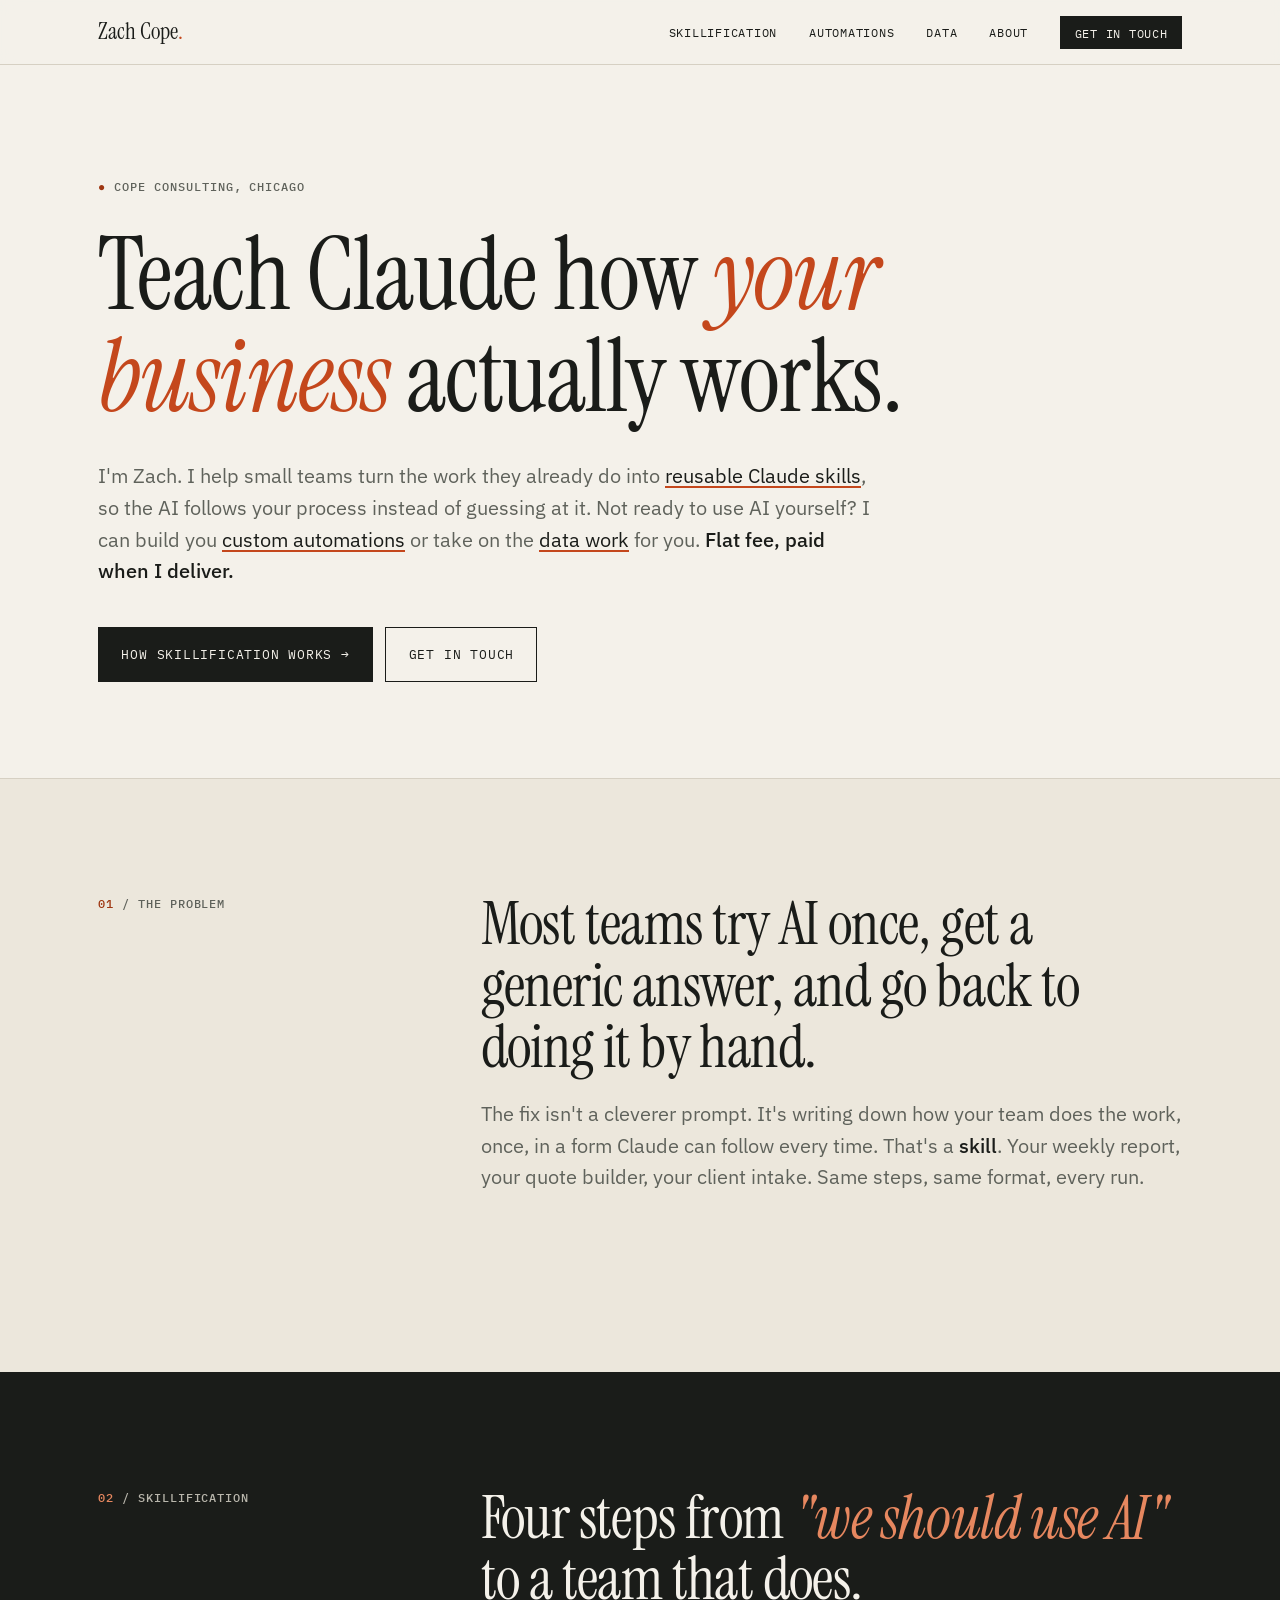
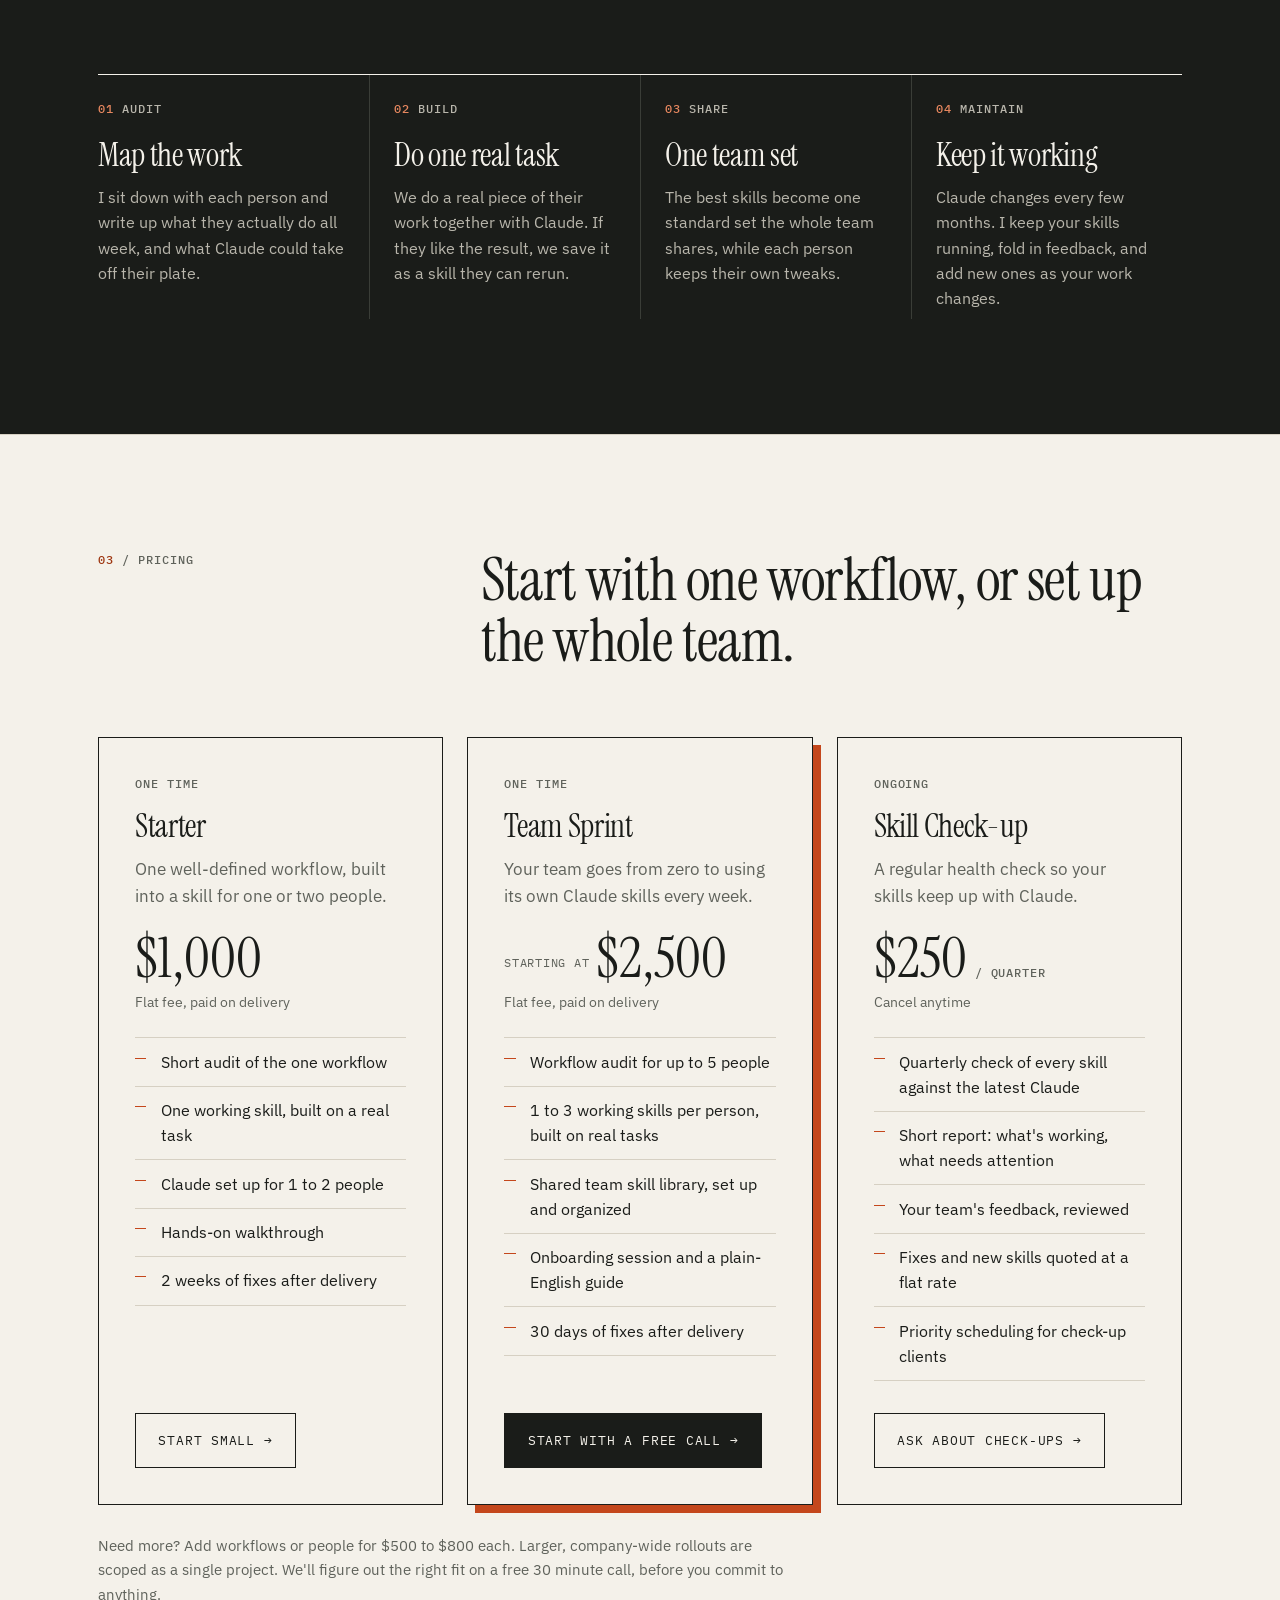
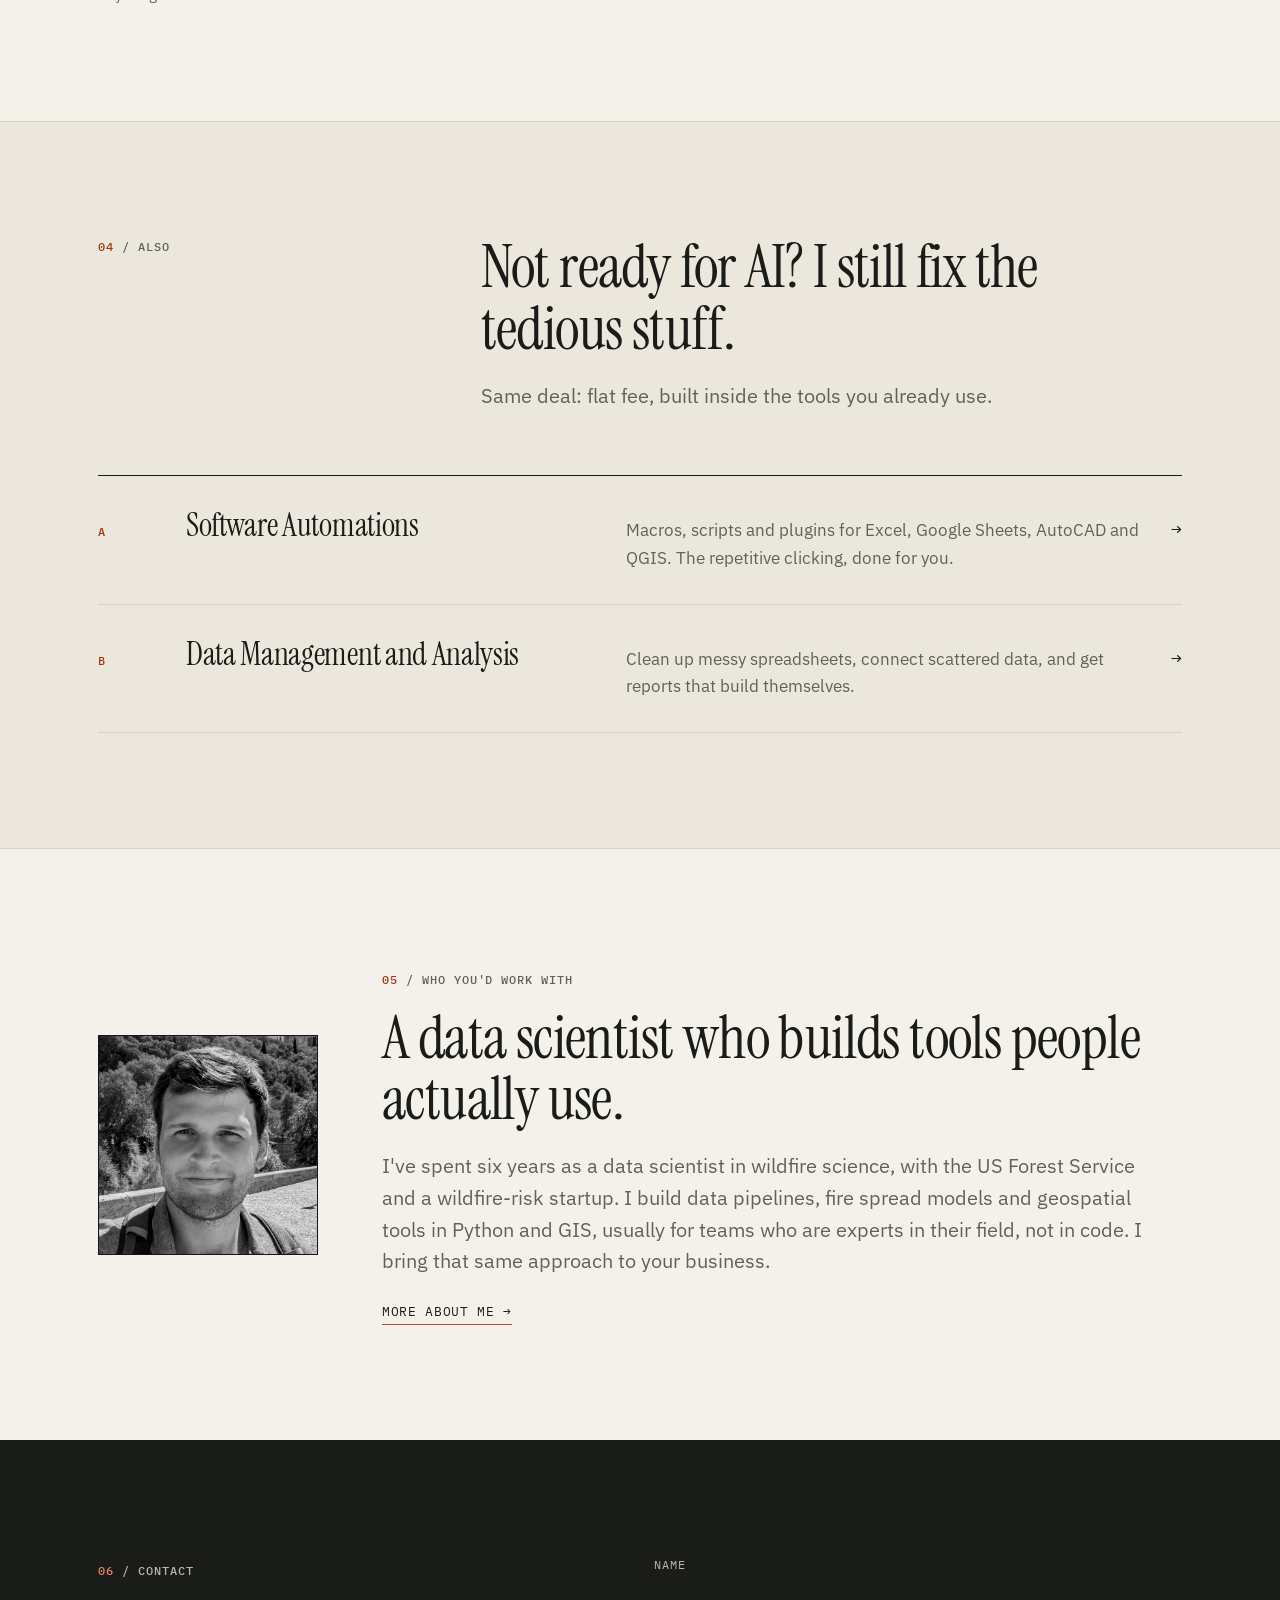
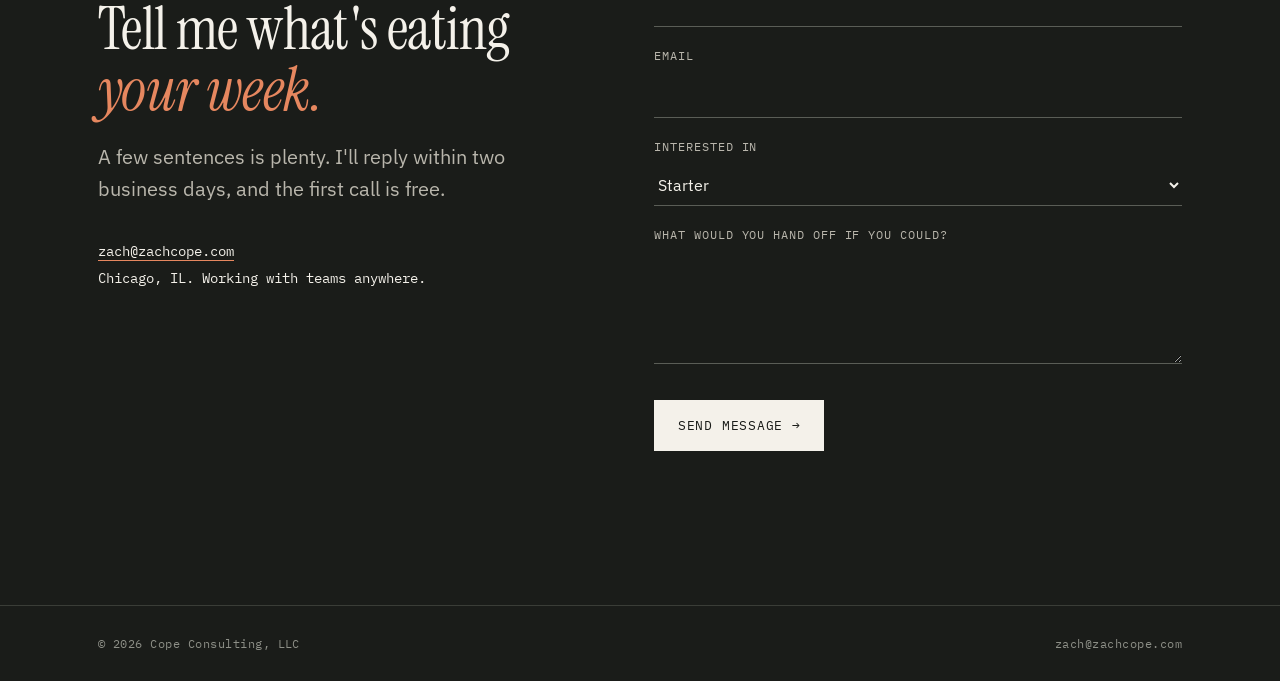
<file: index.html>
<!DOCTYPE html>
<html lang="en">
<head>
  <meta charset="UTF-8" />
  <meta name="viewport" content="width=device-width, initial-scale=1.0" />
  <title>Zach Cope | Claude skills and automation for small teams</title>
  <meta name="description" content="I help small teams turn the work they already do into reusable Claude skills. Flat fee, built around the tools you already use." />
  <link rel="preconnect" href="https://fonts.googleapis.com" />
  <link rel="preconnect" href="https://fonts.gstatic.com" crossorigin />
  <link href="https://fonts.googleapis.com/css2?family=Instrument+Serif:ital@0;1&family=IBM+Plex+Mono:wght@400;500&family=IBM+Plex+Sans:wght@400;500;600&display=swap" rel="stylesheet" />
  <link rel="stylesheet" href="styles.css" />
</head>
<body>

  <nav class="site-nav" aria-label="Main">
    <div class="wrap">
      <a href="index.html" class="logo">Zach Cope<span>.</span></a>
      <button class="nav-toggle" aria-expanded="false" aria-controls="nav-links">Menu</button>
      <ul class="nav-links" id="nav-links">
        <li><a href="skillification.html">Skillification</a></li>
        <li><a href="software-automations.html">Automations</a></li>
        <li><a href="data-management.html">Data</a></li>
        <li><a href="about.html">About</a></li>
        <li><a href="#contact" class="nav-cta">Get in touch</a></li>
      </ul>
    </div>
  </nav>

  <main>

    <!-- Hero -->
    <section class="hero">
      <div class="wrap">
        <span class="label"><span class="num">●</span> Cope Consulting, Chicago</span>
        <h1>Teach Claude how <em>your business</em> actually works.</h1>
        <p class="lede">I'm Zach. I help small teams turn the work they already do into <a href="skillification.html">reusable Claude skills</a>, so the AI follows your process instead of guessing at it. Not ready to use AI yourself? I can build you <a href="software-automations.html">custom automations</a> or take on the <a href="data-management.html">data work</a> for you. <strong>Flat fee, paid when I deliver.</strong></p>
        <div class="btn-row">
          <a class="btn" href="skillification.html">How Skillification works →</a>
          <a class="btn btn-ghost" href="#contact">Get in touch</a>
        </div>
      </div>
    </section>

    <!-- Problem -->
    <section class="band">
      <div class="wrap section-head">
        <span class="label"><span class="num">01</span> / The problem</span>
        <div>
          <h2>Most teams try AI once, get a generic answer, and go back to doing it by hand.</h2>
          <p class="lede">The fix isn't a cleverer prompt. It's writing down how your team does the work, once, in a form Claude can follow every time. That's a <strong>skill</strong>. Your weekly report, your quote builder, your client intake. Same steps, same format, every run.</p>
        </div>
      </div>
    </section>

    <!-- Process -->
    <section class="dark">
      <div class="wrap">
        <div class="section-head">
          <span class="label"><span class="num">02</span> / Skillification</span>
          <div>
            <h2>Four steps from <em>"we should use AI"</em> to a team that does.</h2>
          </div>
        </div>
        <div class="steps">
          <div class="step">
            <span class="label"><span class="num">01</span> Audit</span>
            <h3>Map the work</h3>
            <p>I sit down with each person and write up what they actually do all week, and what Claude could take off their plate.</p>
          </div>
          <div class="step">
            <span class="label"><span class="num">02</span> Build</span>
            <h3>Do one real task</h3>
            <p>We do a real piece of their work together with Claude. If they like the result, we save it as a skill they can rerun.</p>
          </div>
          <div class="step">
            <span class="label"><span class="num">03</span> Share</span>
            <h3>One team set</h3>
            <p>The best skills become one standard set the whole team shares, while each person keeps their own tweaks.</p>
          </div>
          <div class="step">
            <span class="label"><span class="num">04</span> Maintain</span>
            <h3>Keep it working</h3>
            <p>Claude changes every few months. I keep your skills running, fold in feedback, and add new ones as your work changes.</p>
          </div>
        </div>
      </div>
    </section>

    <!-- Pricing -->
    <section id="pricing">
      <div class="wrap">
        <div class="section-head">
          <span class="label"><span class="num">03</span> / Pricing</span>
          <div>
            <h2>Start with one workflow, or set up the whole team.</h2>
          </div>
        </div>
        <div class="plans three">
          <div class="plan">
            <span class="label">One time</span>
            <h3>Starter</h3>
            <p>One well-defined workflow, built into a skill for one or two people.</p>
            <div class="price">$1,000</div>
            <div class="price-note">Flat fee, paid on delivery</div>
            <ul>
              <li>Short audit of the one workflow</li>
              <li>One working skill, built on a real task</li>
              <li>Claude set up for 1 to 2 people</li>
              <li>Hands-on walkthrough</li>
              <li>2 weeks of fixes after delivery</li>
            </ul>
            <a class="btn btn-ghost" href="#contact">Start small →</a>
          </div>
          <div class="plan featured">
            <span class="label">One time</span>
            <h3>Team Sprint</h3>
            <p>Your team goes from zero to using its own Claude skills every week.</p>
            <div class="price"><small>Starting at</small>$2,500</div>
            <div class="price-note">Flat fee, paid on delivery</div>
            <ul>
              <li>Workflow audit for up to 5 people</li>
              <li>1 to 3 working skills per person, built on real tasks</li>
              <li>Shared team skill library, set up and organized</li>
              <li>Onboarding session and a plain-English guide</li>
              <li>30 days of fixes after delivery</li>
            </ul>
            <a class="btn" href="#contact">Start with a free call →</a>
          </div>
          <div class="plan">
            <span class="label">Ongoing</span>
            <h3>Skill Check-up</h3>
            <p>A regular health check so your skills keep up with Claude.</p>
            <div class="price">$250<span class="label"> / quarter</span></div>
            <div class="price-note">Cancel anytime</div>
            <ul>
              <li>Quarterly check of every skill against the latest Claude</li>
              <li>Short report: what's working, what needs attention</li>
              <li>Your team's feedback, reviewed</li>
              <li>Fixes and new skills quoted at a flat rate</li>
              <li>Priority scheduling for check-up clients</li>
            </ul>
            <a class="btn btn-ghost" href="#contact">Ask about check-ups →</a>
          </div>
        </div>
        <p class="pricing-foot">Need more? Add workflows or people for $500 to $800 each. Larger, company-wide rollouts are scoped as a single project. We'll figure out the right fit on a free 30 minute call, before you commit to anything.</p>
      </div>
    </section>

    <!-- Other services -->
    <section class="band" id="services">
      <div class="wrap">
        <div class="section-head">
          <span class="label"><span class="num">04</span> / Also</span>
          <div>
            <h2>Not ready for AI? I still fix the tedious stuff.</h2>
            <p class="lede">Same deal: flat fee, built inside the tools you already use.</p>
          </div>
        </div>
        <div class="service-list">
          <a class="service-row" href="software-automations.html">
            <span class="label"><span class="num">A</span></span>
            <h3>Software Automations</h3>
            <p>Macros, scripts and plugins for Excel, Google Sheets, AutoCAD and QGIS. The repetitive clicking, done for you.</p>
            <span class="arrow">→</span>
          </a>
          <a class="service-row" href="data-management.html">
            <span class="label"><span class="num">B</span></span>
            <h3>Data Management and Analysis</h3>
            <p>Clean up messy spreadsheets, connect scattered data, and get reports that build themselves.</p>
            <span class="arrow">→</span>
          </a>
        </div>
      </div>
    </section>

    <!-- About -->
    <section>
      <div class="wrap about-strip">
        <img src="zach-photo.jpg" alt="Zach Cope" width="640" height="640" loading="lazy" />
        <div>
          <span class="label"><span class="num">05</span> / Who you'd work with</span>
          <h2>A data scientist who builds tools people actually use.</h2>
          <p class="lede">I've spent six years as a data scientist in wildfire science, with the US Forest Service and a wildfire-risk startup. I build data pipelines, fire spread models and geospatial tools in Python and GIS, usually for teams who are experts in their field, not in code. I bring that same approach to your business.</p>
          <a class="text-link" href="about.html">More about me →</a>
        </div>
      </div>
    </section>

    <!-- Contact -->
    <section class="dark" id="contact">
      <div class="wrap contact-grid">
        <div>
          <span class="label"><span class="num">06</span> / Contact</span>
          <h2>Tell me what's eating <em>your week.</em></h2>
          <p class="lede">A few sentences is plenty. I'll reply within two business days, and the first call is free.</p>
          <div class="contact-detail">
            <a href="mailto:zach@zachcope.com">zach@zachcope.com</a><br />
            Chicago, IL. Working with teams anywhere.
          </div>
        </div>
        <!-- Formspree form. Works as a plain POST without JS; script.js upgrades it to submit in place. -->
        <form id="contact-form" action="https://formspree.io/f/maeonjvl" method="POST">
          <input type="hidden" name="_subject" value="New inquiry from zachcope.com" />
          <input type="text" name="_gotcha" class="hp" tabindex="-1" autocomplete="off" aria-hidden="true" />
          <div class="field">
            <label for="name">Name</label>
            <input type="text" id="name" name="name" autocomplete="name" required />
          </div>
          <div class="field">
            <label for="email">Email</label>
            <input type="email" id="email" name="email" autocomplete="email" required />
          </div>
          <div class="field">
            <label for="interest">Interested in</label>
            <select id="interest" name="interest">
              <option>Starter</option>
              <option>Team Sprint</option>
              <option>Skill Check-up</option>
              <option>Software Automations</option>
              <option>Data Management and Analysis</option>
              <option>Not sure yet</option>
            </select>
          </div>
          <div class="field">
            <label for="message">What would you hand off if you could?</label>
            <textarea id="message" name="message" required></textarea>
          </div>
          <button type="submit" class="btn">Send message →</button>
          <p class="form-status" role="status" aria-live="polite"></p>
        </form>
      </div>
    </section>

  </main>

  <footer>
    <div class="wrap">
      <span>&copy; <span data-year>2026</span> Cope Consulting, LLC</span>
      <a href="mailto:zach@zachcope.com">zach@zachcope.com</a>
    </div>
  </footer>

  <script src="script.js"></script>
</body>
</html>
</file>
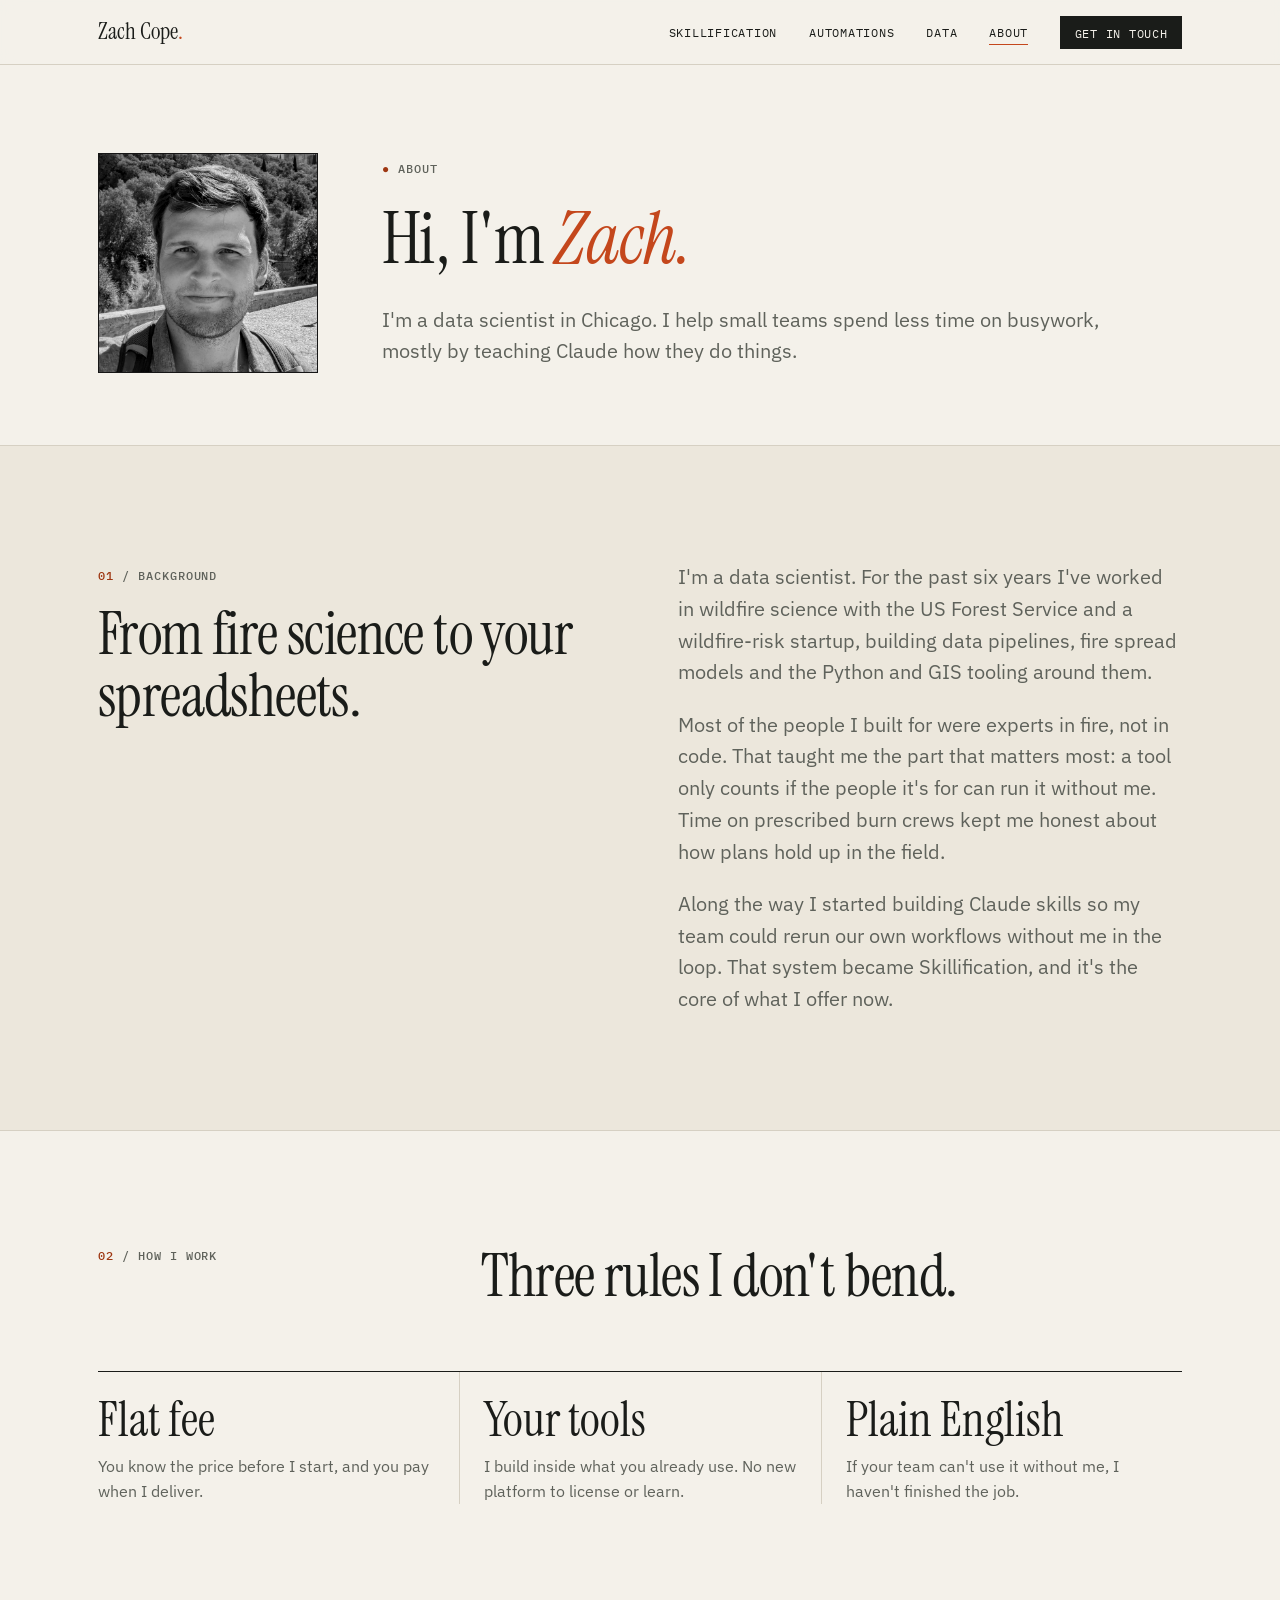
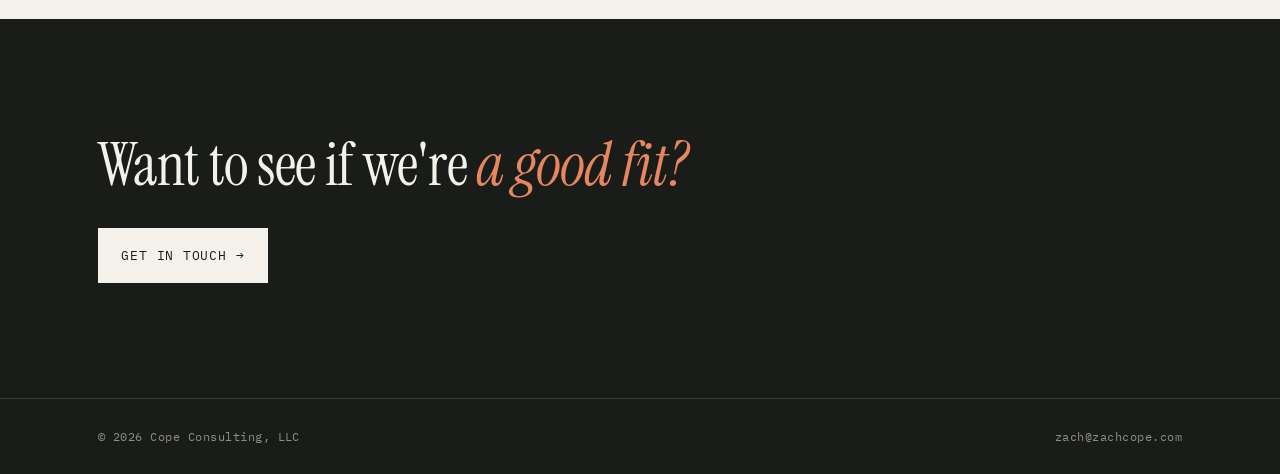
<file: about.html>
<!DOCTYPE html>
<html lang="en">
<head>
  <meta charset="UTF-8" />
  <meta name="viewport" content="width=device-width, initial-scale=1.0" />
  <title>About | Zach Cope</title>
  <meta name="description" content="Zach Cope is a Chicago data scientist who helps small teams set up Claude skills and automate their busywork." />
  <link rel="preconnect" href="https://fonts.googleapis.com" />
  <link rel="preconnect" href="https://fonts.gstatic.com" crossorigin />
  <link href="https://fonts.googleapis.com/css2?family=Instrument+Serif:ital@0;1&family=IBM+Plex+Mono:wght@400;500&family=IBM+Plex+Sans:wght@400;500;600&display=swap" rel="stylesheet" />
  <link rel="stylesheet" href="styles.css" />
</head>
<body>

  <nav class="site-nav" aria-label="Main">
    <div class="wrap">
      <a href="index.html" class="logo">Zach Cope<span>.</span></a>
      <button class="nav-toggle" aria-expanded="false" aria-controls="nav-links">Menu</button>
      <ul class="nav-links" id="nav-links">
        <li><a href="skillification.html">Skillification</a></li>
        <li><a href="software-automations.html">Automations</a></li>
        <li><a href="data-management.html">Data</a></li>
        <li><a href="about.html">About</a></li>
        <li><a href="index.html#contact" class="nav-cta">Get in touch</a></li>
      </ul>
    </div>
  </nav>

  <main>

    <section class="page-hero">
      <div class="wrap about-strip">
        <img src="zach-photo.jpg" alt="Zach Cope" width="640" height="640" />
        <div>
          <span class="label"><span class="num">●</span> About</span>
          <h1 class="mt-1" style="font-size:clamp(2.5rem,6vw,4.5rem)">Hi, I'm <em>Zach.</em></h1>
          <p class="lede mt-1">I'm a data scientist in Chicago. I help small teams spend less time on busywork, mostly by teaching Claude how they do things.</p>
        </div>
      </div>
    </section>

    <section class="band">
      <div class="wrap split">
        <div>
          <span class="label"><span class="num">01</span> / Background</span>
          <h2 class="mt-1">From fire science to your spreadsheets.</h2>
        </div>
        <div class="prose">
          <p class="lede">I'm a data scientist. For the past six years I've worked in wildfire science with the US Forest Service and a wildfire-risk startup, building data pipelines, fire spread models and the Python and GIS tooling around them.</p>
          <p class="lede">Most of the people I built for were experts in fire, not in code. That taught me the part that matters most: a tool only counts if the people it's for can run it without me. Time on prescribed burn crews kept me honest about how plans hold up in the field.</p>
          <p class="lede">Along the way I started building Claude skills so my team could rerun our own workflows without me in the loop. That system became Skillification, and it's the core of what I offer now.</p>
        </div>
      </div>
    </section>

    <section>
      <div class="wrap">
        <div class="section-head">
          <span class="label"><span class="num">02</span> / How I work</span>
          <div><h2>Three rules I don't bend.</h2></div>
        </div>
        <div class="facts">
          <div class="fact"><div class="big">Flat fee</div><p>You know the price before I start, and you pay when I deliver.</p></div>
          <div class="fact"><div class="big">Your tools</div><p>I build inside what you already use. No new platform to license or learn.</p></div>
          <div class="fact"><div class="big">Plain English</div><p>If your team can't use it without me, I haven't finished the job.</p></div>
        </div>
      </div>
    </section>

    <section class="dark">
      <div class="wrap">
        <h2>Want to see if we're <em>a good fit?</em></h2>
        <div class="btn-row mt-2">
          <a class="btn btn-light" href="index.html#contact">Get in touch →</a>
        </div>
      </div>
    </section>

  </main>

  <footer>
    <div class="wrap">
      <span>&copy; <span data-year>2026</span> Cope Consulting, LLC</span>
      <a href="mailto:zach@zachcope.com">zach@zachcope.com</a>
    </div>
  </footer>

  <script src="script.js"></script>
</body>
</html>
</file>
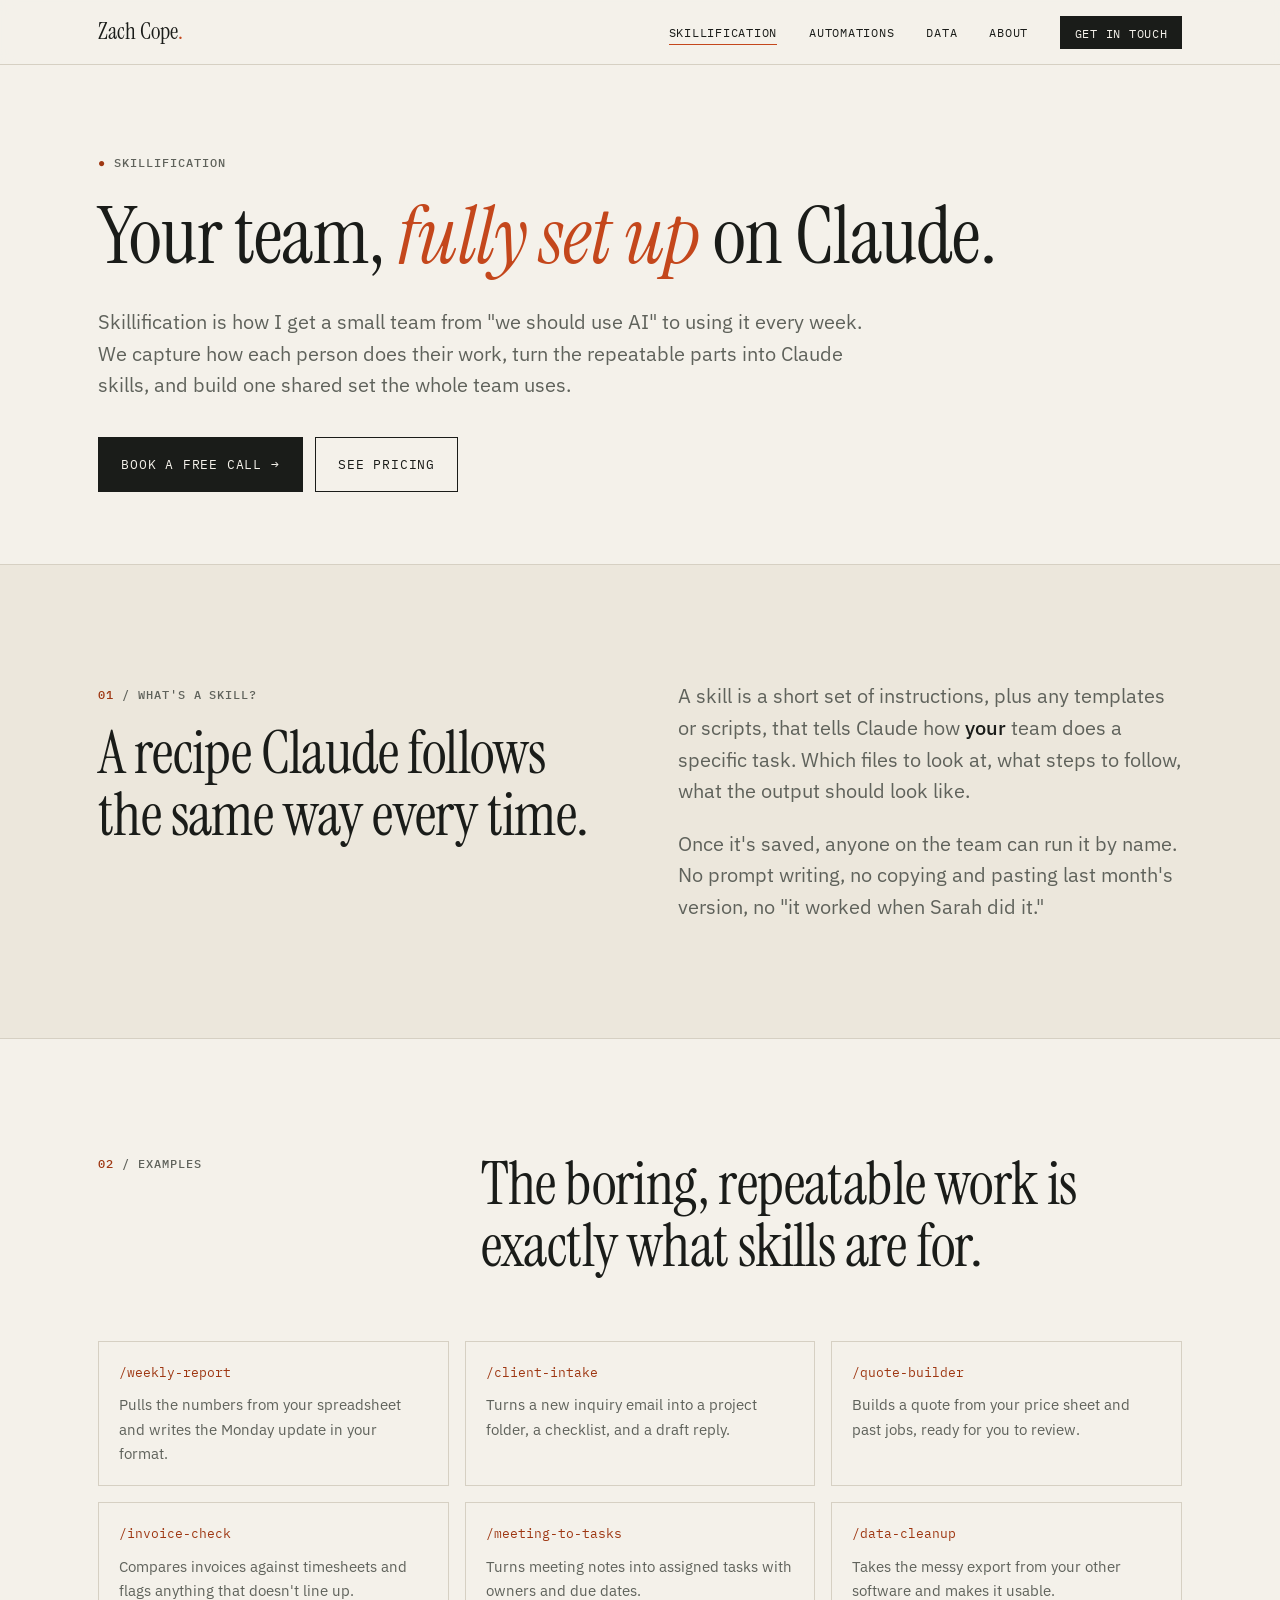
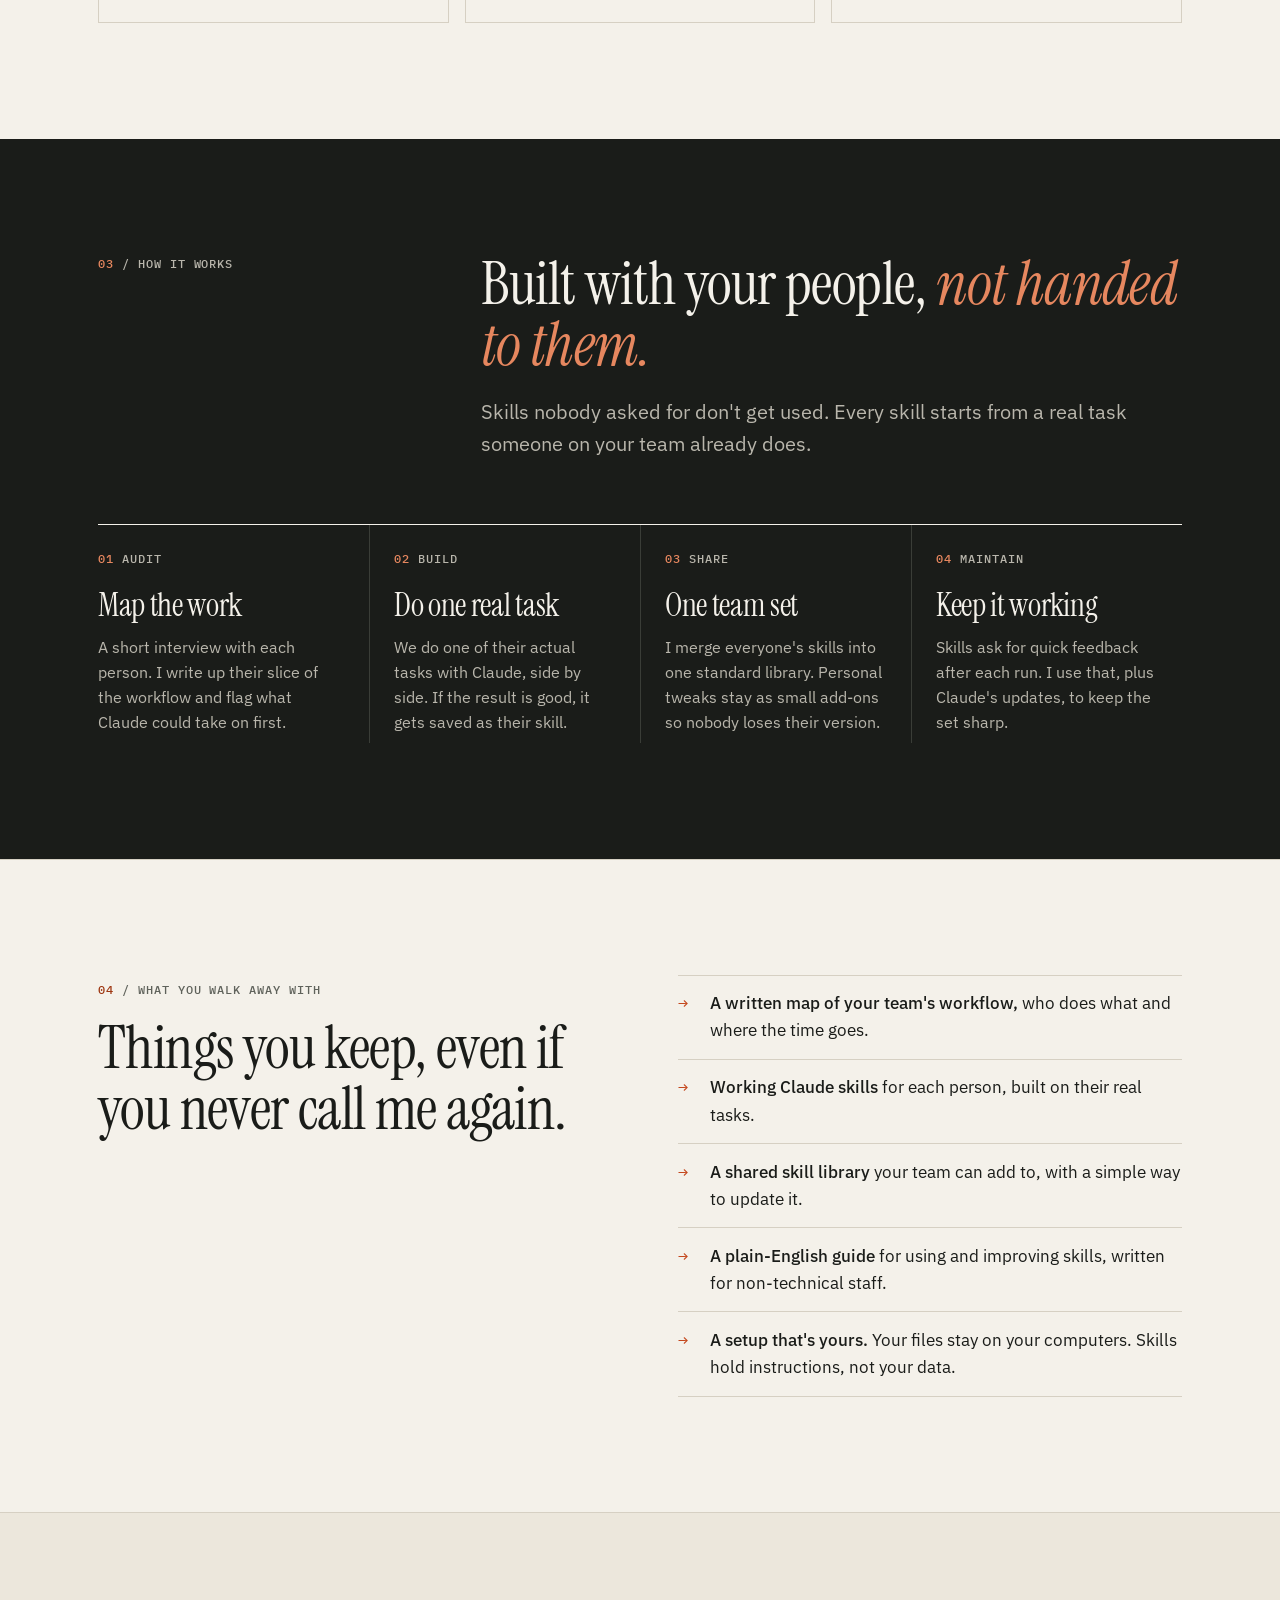
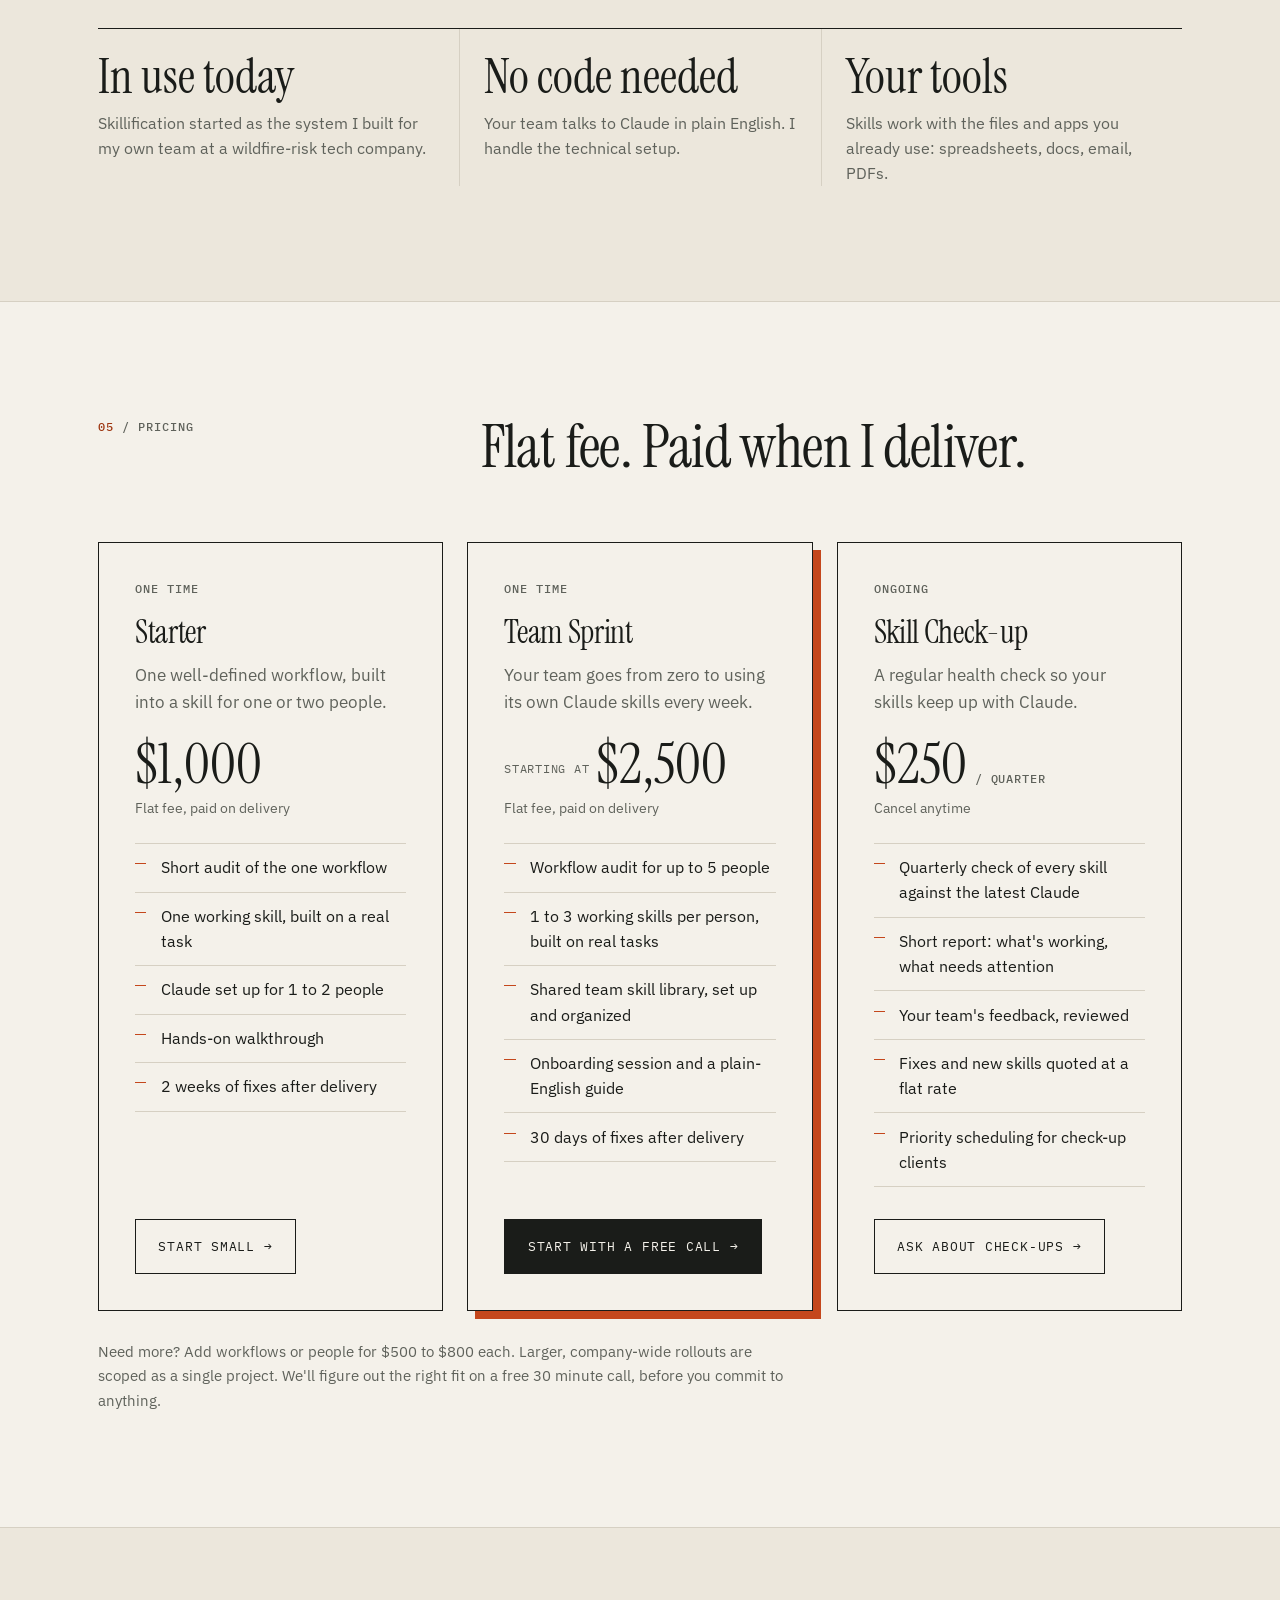
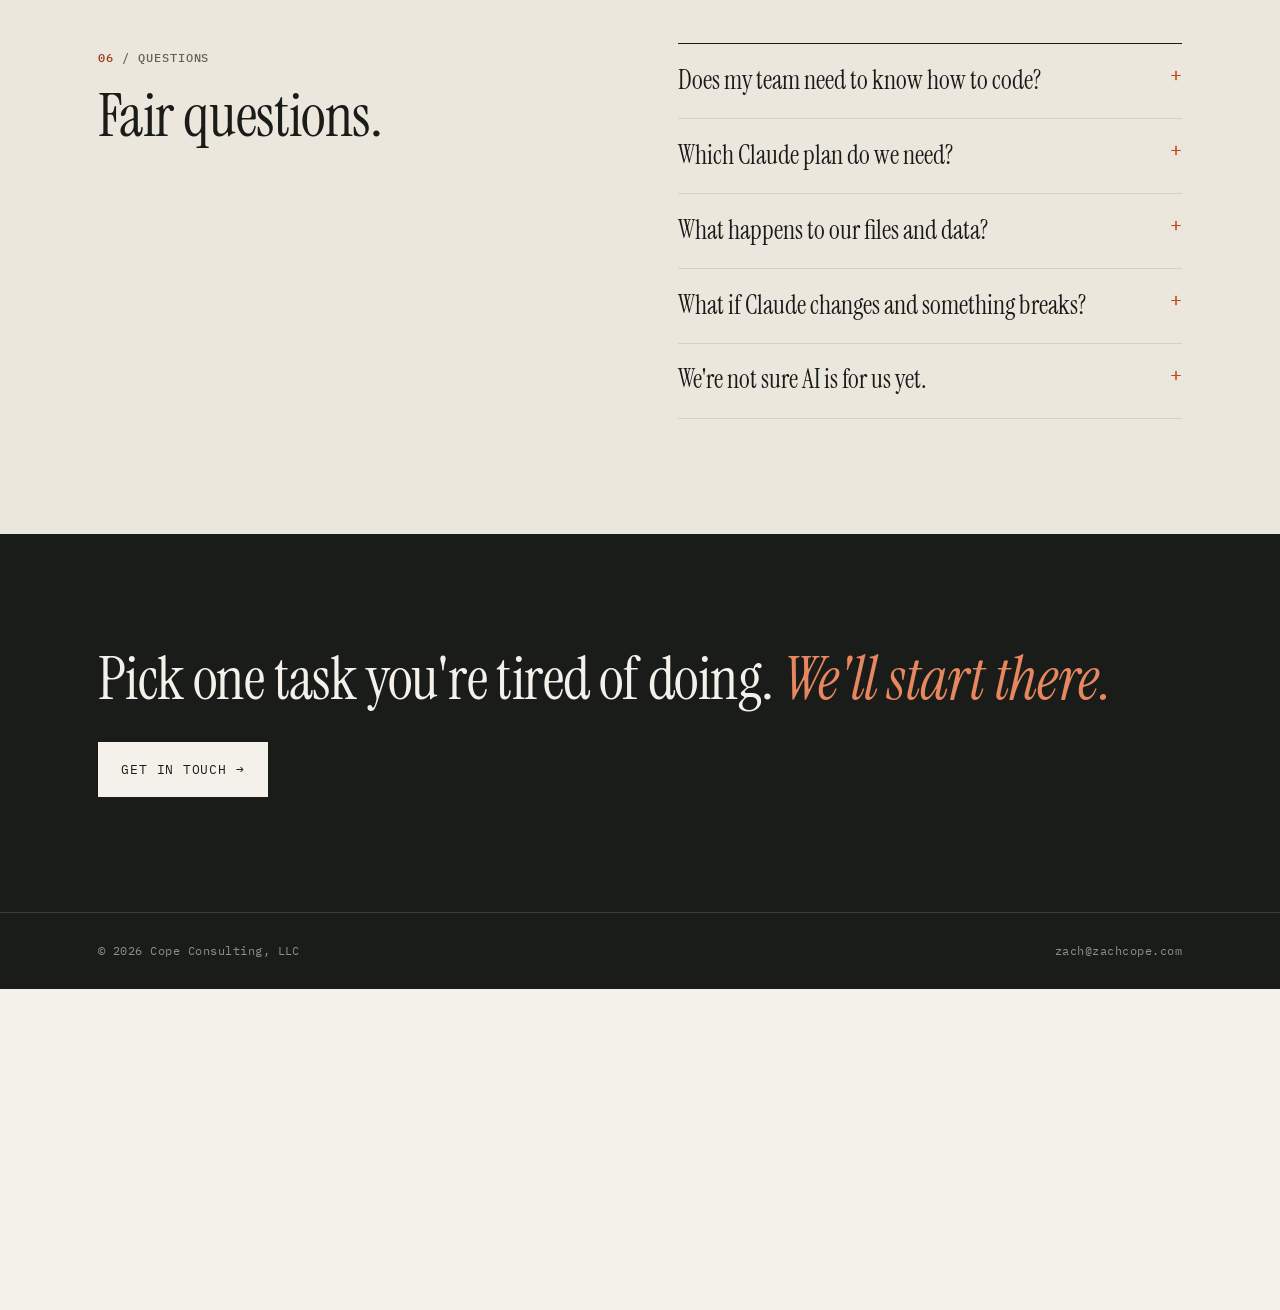
<file: ai-implementation.html>
<!DOCTYPE html>
<html lang="en">
<head>
  <meta charset="UTF-8" />
  <meta http-equiv="refresh" content="0; url=skillification.html" />
  <link rel="canonical" href="skillification.html" />
  <title>Skillification | Zach Cope</title>
</head>
<body>
  <p>This page moved to <a href="skillification.html">Skillification</a>.</p>
</body>
</html>
</file>
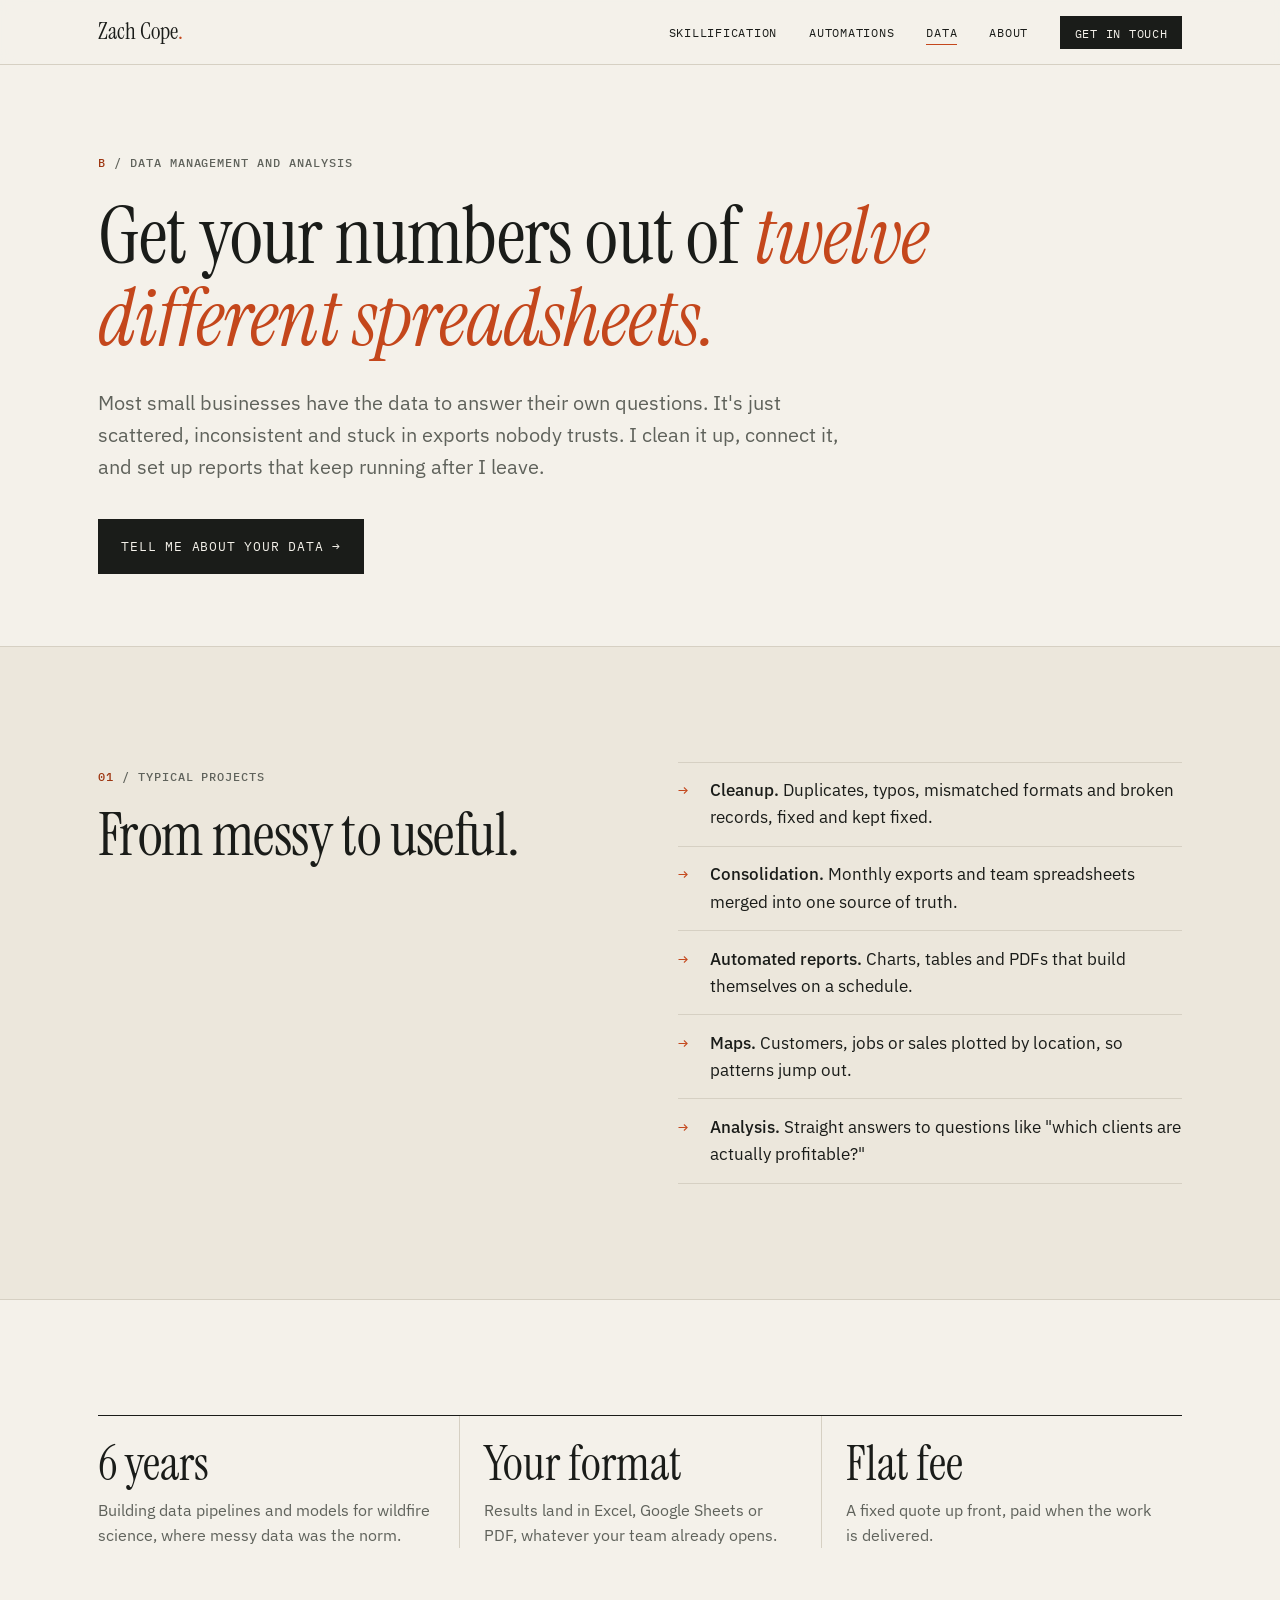
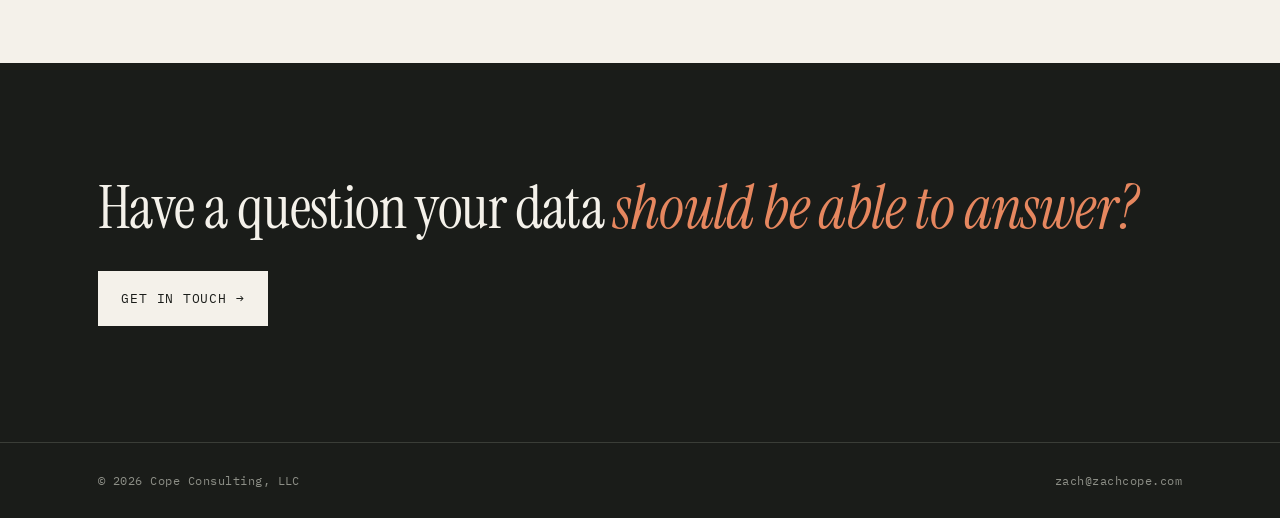
<file: data-management.html>
<!DOCTYPE html>
<html lang="en">
<head>
  <meta charset="UTF-8" />
  <meta name="viewport" content="width=device-width, initial-scale=1.0" />
  <title>Data Management and Analysis | Zach Cope</title>
  <meta name="description" content="Clean up messy spreadsheets, connect scattered data, and get reports that build themselves. Flat fee, paid on delivery." />
  <link rel="preconnect" href="https://fonts.googleapis.com" />
  <link rel="preconnect" href="https://fonts.gstatic.com" crossorigin />
  <link href="https://fonts.googleapis.com/css2?family=Instrument+Serif:ital@0;1&family=IBM+Plex+Mono:wght@400;500&family=IBM+Plex+Sans:wght@400;500;600&display=swap" rel="stylesheet" />
  <link rel="stylesheet" href="styles.css" />
</head>
<body>

  <nav class="site-nav" aria-label="Main">
    <div class="wrap">
      <a href="index.html" class="logo">Zach Cope<span>.</span></a>
      <button class="nav-toggle" aria-expanded="false" aria-controls="nav-links">Menu</button>
      <ul class="nav-links" id="nav-links">
        <li><a href="skillification.html">Skillification</a></li>
        <li><a href="software-automations.html">Automations</a></li>
        <li><a href="data-management.html">Data</a></li>
        <li><a href="about.html">About</a></li>
        <li><a href="index.html#contact" class="nav-cta">Get in touch</a></li>
      </ul>
    </div>
  </nav>

  <main>

    <section class="page-hero">
      <div class="wrap">
        <span class="label"><span class="num">B</span> / Data Management and Analysis</span>
        <h1>Get your numbers out of <em>twelve different spreadsheets.</em></h1>
        <p class="lede">Most small businesses have the data to answer their own questions. It's just scattered, inconsistent and stuck in exports nobody trusts. I clean it up, connect it, and set up reports that keep running after I leave.</p>
        <div class="btn-row">
          <a class="btn" href="index.html#contact">Tell me about your data →</a>
        </div>
      </div>
    </section>

    <section class="band">
      <div class="wrap split">
        <div>
          <span class="label"><span class="num">01</span> / Typical projects</span>
          <h2 class="mt-1">From messy to useful.</h2>
        </div>
        <ul class="ticks">
          <li><strong>Cleanup.</strong> Duplicates, typos, mismatched formats and broken records, fixed and kept fixed.</li>
          <li><strong>Consolidation.</strong> Monthly exports and team spreadsheets merged into one source of truth.</li>
          <li><strong>Automated reports.</strong> Charts, tables and PDFs that build themselves on a schedule.</li>
          <li><strong>Maps.</strong> Customers, jobs or sales plotted by location, so patterns jump out.</li>
          <li><strong>Analysis.</strong> Straight answers to questions like "which clients are actually profitable?"</li>
        </ul>
      </div>
    </section>

    <section>
      <div class="wrap"><div class="facts">
        <div class="fact"><div class="big">6 years</div><p>Building data pipelines and models for wildfire science, where messy data was the norm.</p></div>
        <div class="fact"><div class="big">Your format</div><p>Results land in Excel, Google Sheets or PDF, whatever your team already opens.</p></div>
        <div class="fact"><div class="big">Flat fee</div><p>A fixed quote up front, paid when the work is delivered.</p></div>
      </div>
      </div>
    </section>

    <section class="dark">
      <div class="wrap">
        <h2>Have a question your data <em>should be able to answer?</em></h2>
        <div class="btn-row mt-2">
          <a class="btn btn-light" href="index.html#contact">Get in touch →</a>
        </div>
      </div>
    </section>

  </main>

  <footer>
    <div class="wrap">
      <span>&copy; <span data-year>2026</span> Cope Consulting, LLC</span>
      <a href="mailto:zach@zachcope.com">zach@zachcope.com</a>
    </div>
  </footer>

  <script src="script.js"></script>
</body>
</html>
</file>
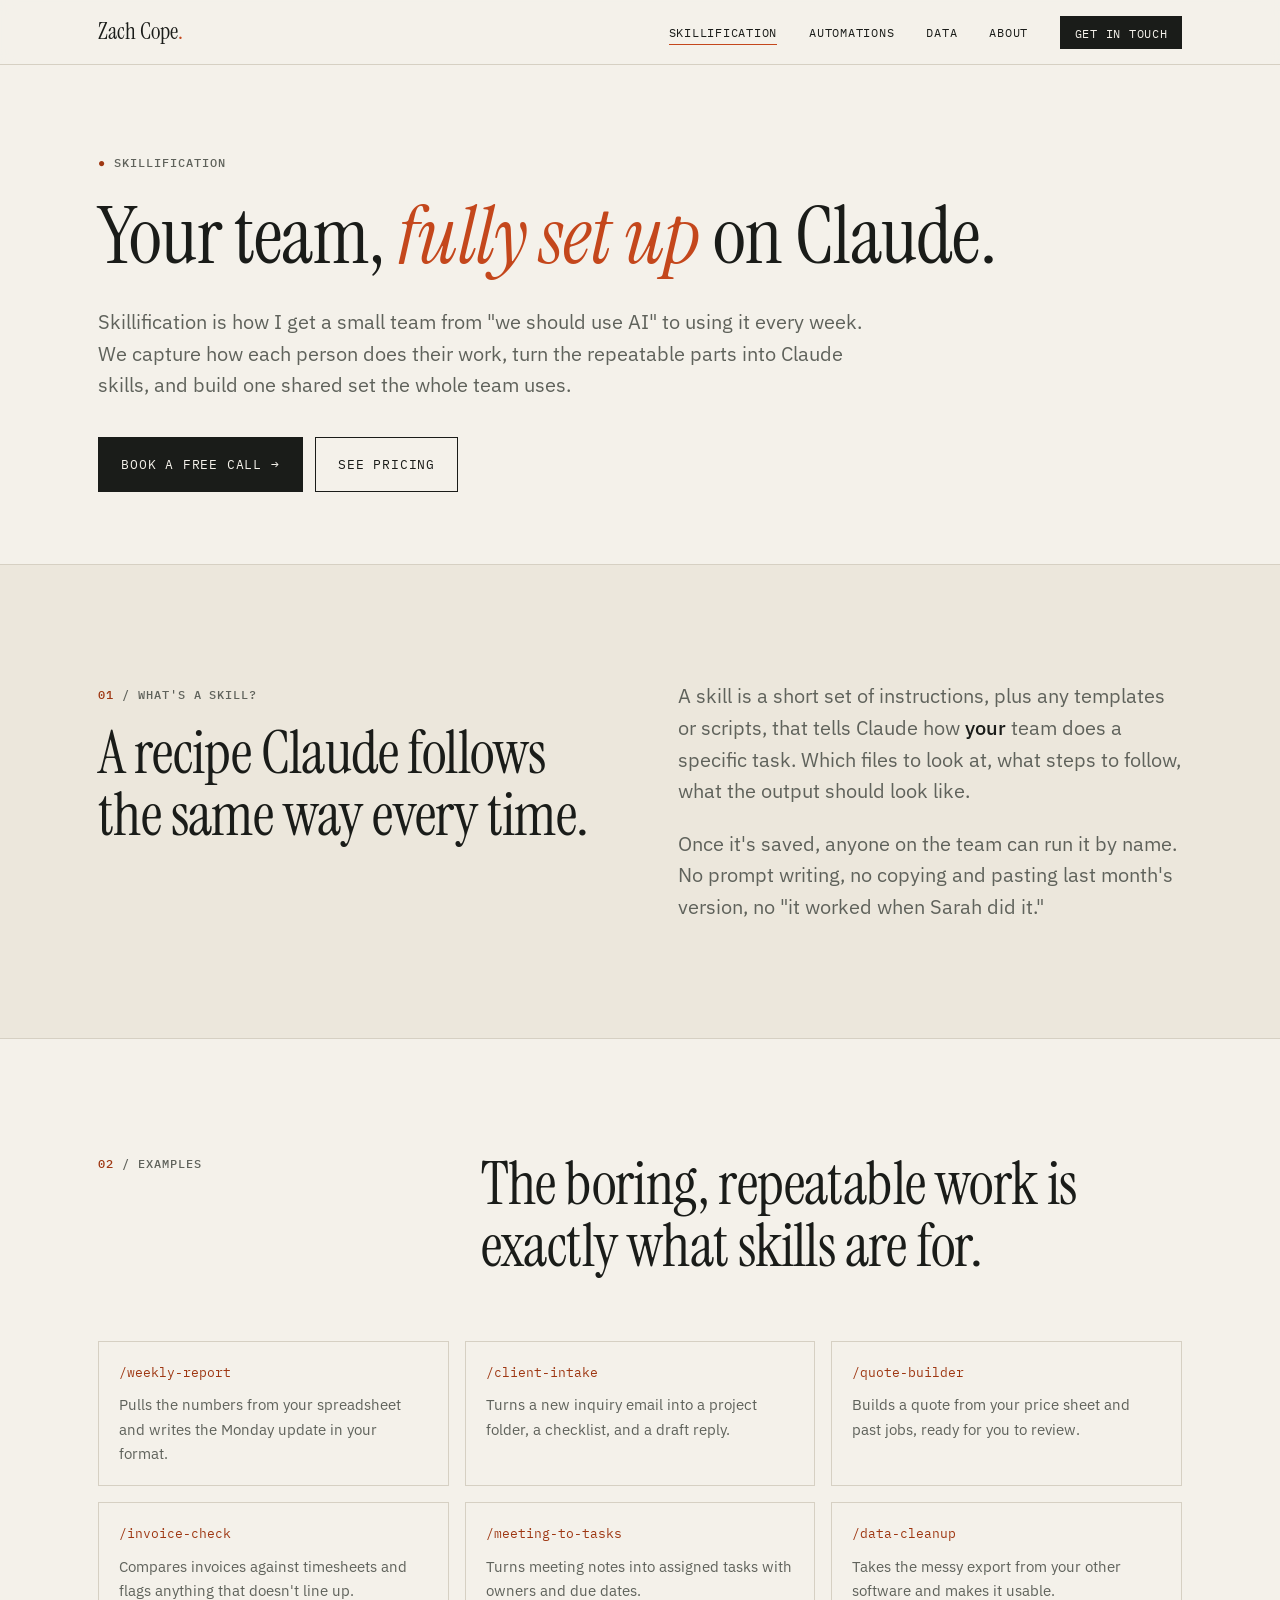
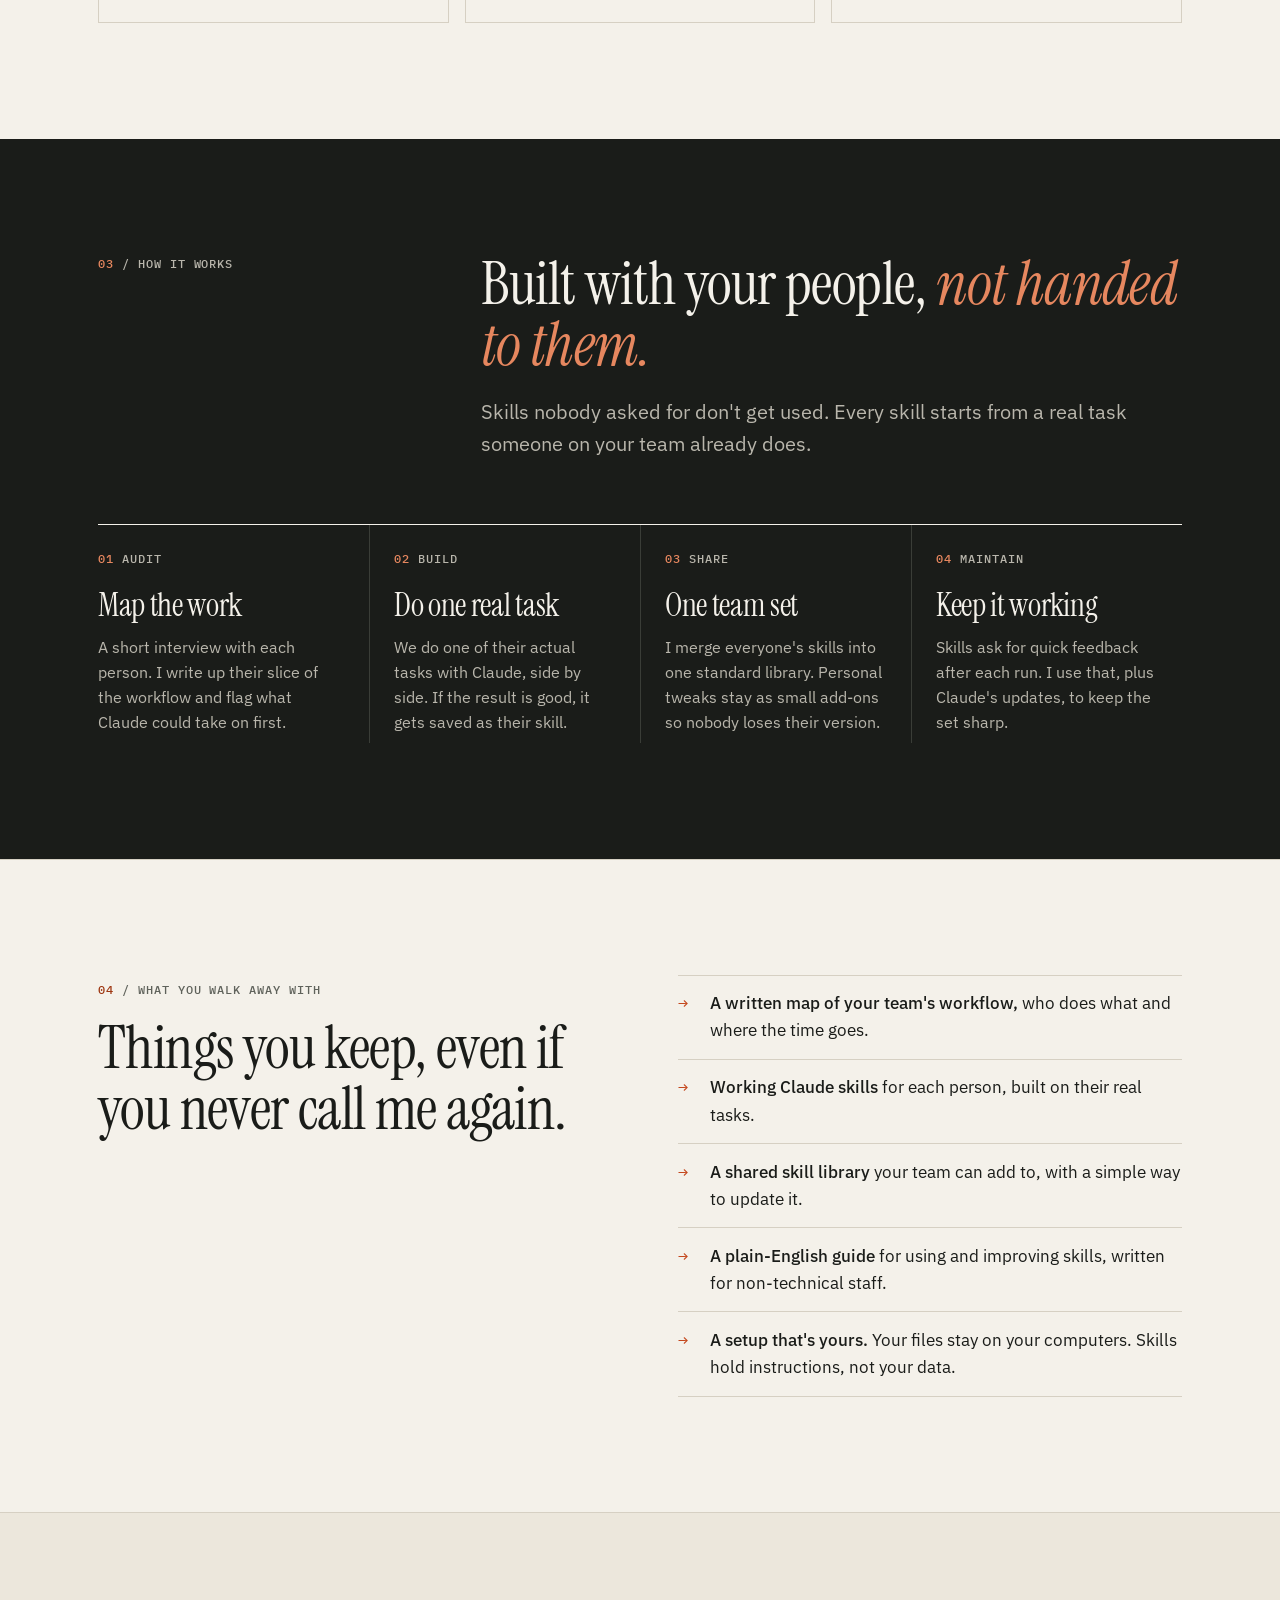
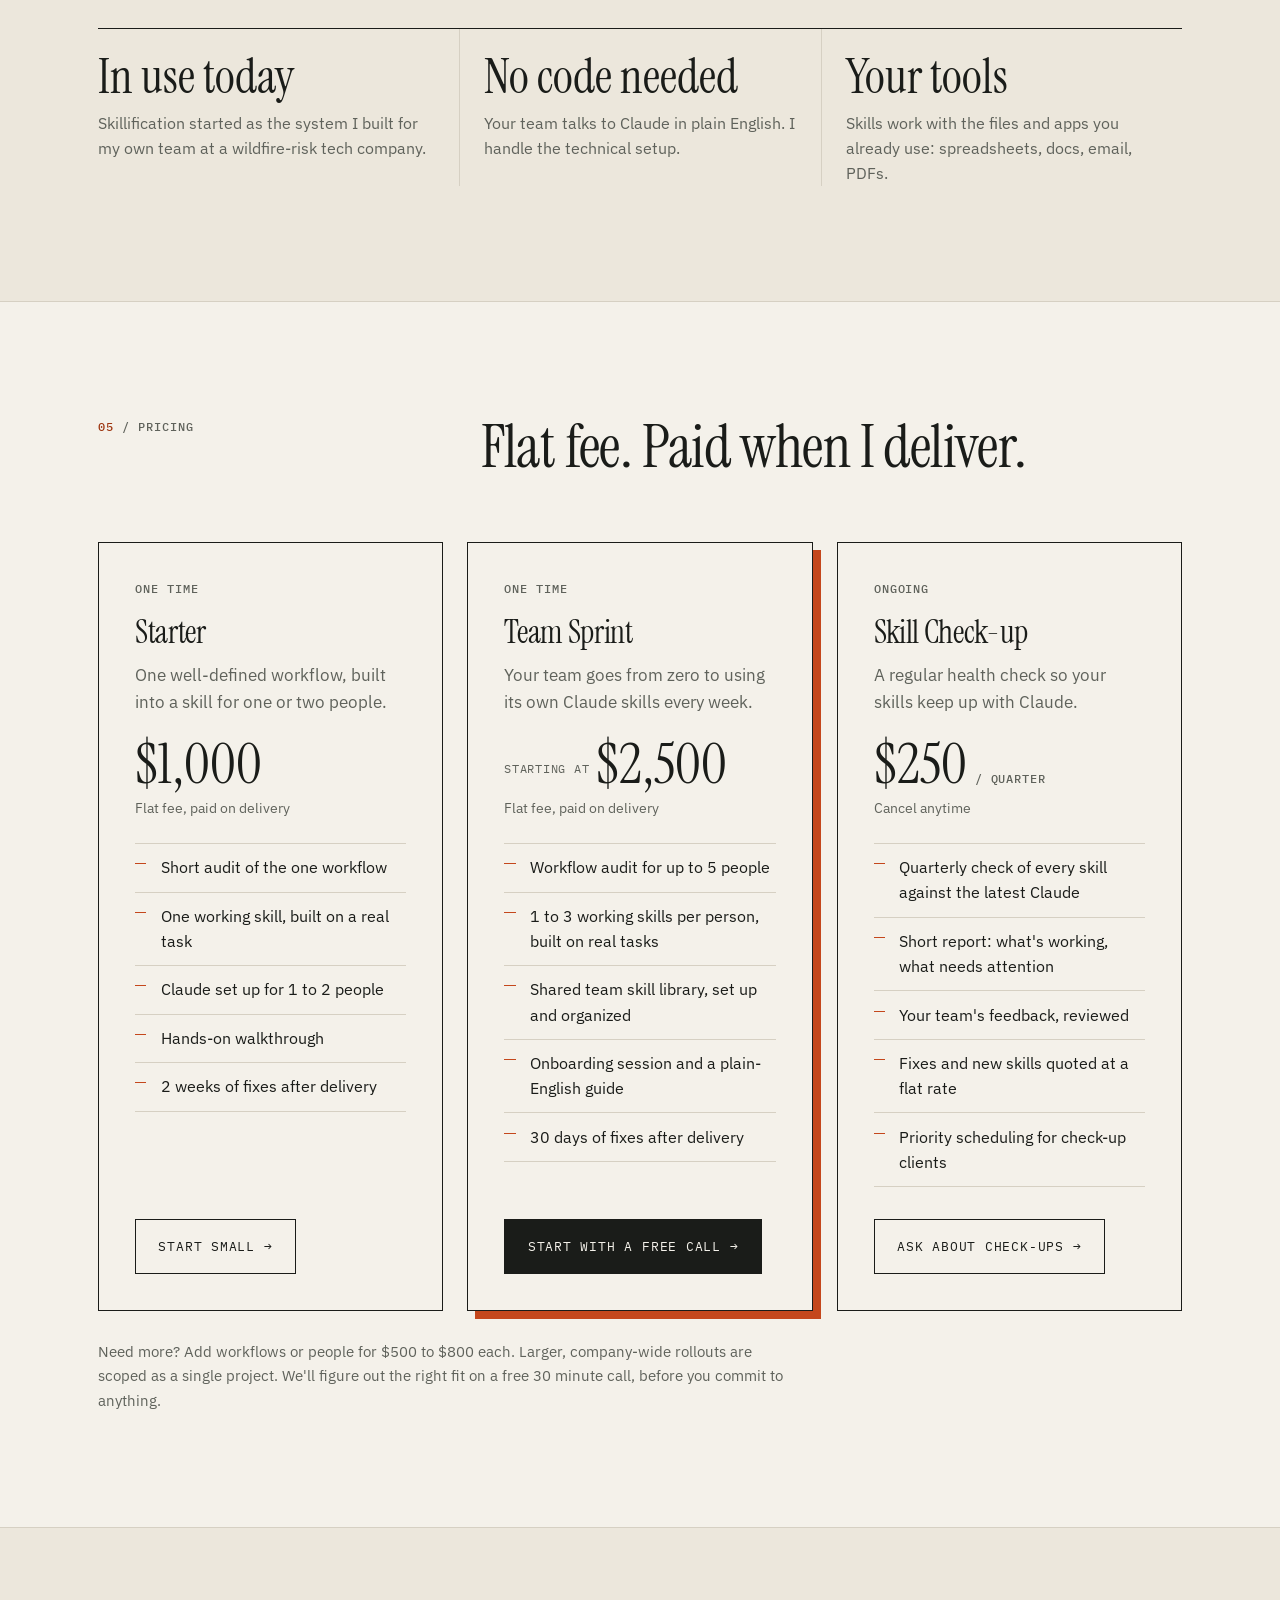
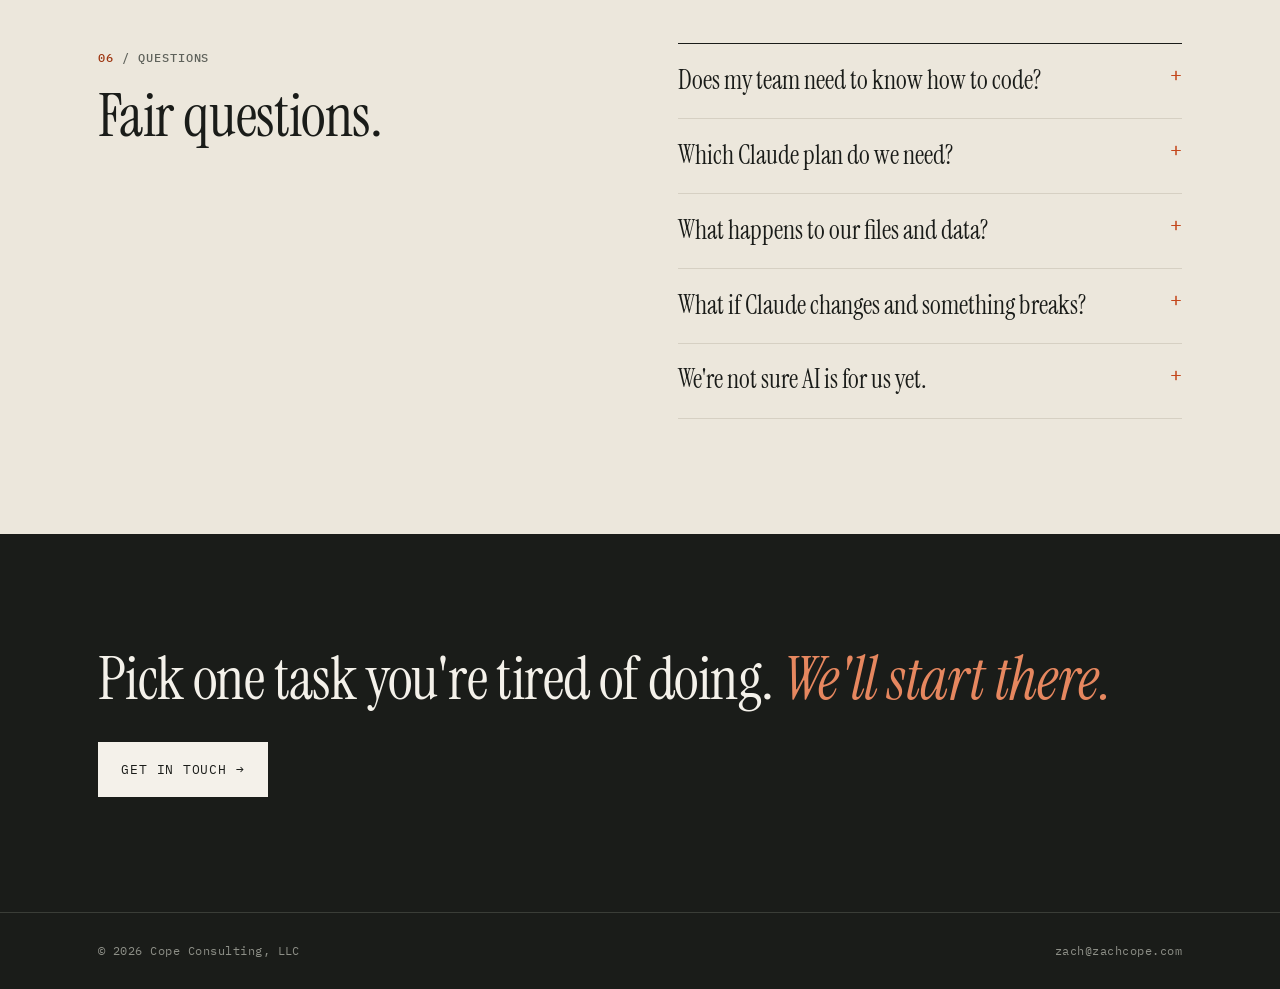
<file: skillification.html>
<!DOCTYPE html>
<html lang="en">
<head>
  <meta charset="UTF-8" />
  <meta name="viewport" content="width=device-width, initial-scale=1.0" />
  <title>Skillification | Zach Cope</title>
  <meta name="description" content="Skillification turns your team's everyday work into reusable Claude skills. A flat-fee sprint to set it up, and optional upkeep to keep it working." />
  <link rel="preconnect" href="https://fonts.googleapis.com" />
  <link rel="preconnect" href="https://fonts.gstatic.com" crossorigin />
  <link href="https://fonts.googleapis.com/css2?family=Instrument+Serif:ital@0;1&family=IBM+Plex+Mono:wght@400;500&family=IBM+Plex+Sans:wght@400;500;600&display=swap" rel="stylesheet" />
  <link rel="stylesheet" href="styles.css" />
</head>
<body>

  <nav class="site-nav" aria-label="Main">
    <div class="wrap">
      <a href="index.html" class="logo">Zach Cope<span>.</span></a>
      <button class="nav-toggle" aria-expanded="false" aria-controls="nav-links">Menu</button>
      <ul class="nav-links" id="nav-links">
        <li><a href="skillification.html">Skillification</a></li>
        <li><a href="software-automations.html">Automations</a></li>
        <li><a href="data-management.html">Data</a></li>
        <li><a href="about.html">About</a></li>
        <li><a href="index.html#contact" class="nav-cta">Get in touch</a></li>
      </ul>
    </div>
  </nav>

  <main>

    <section class="page-hero">
      <div class="wrap">
        <span class="label"><span class="num">●</span> Skillification</span>
        <h1>Your team, <em>fully set up</em> on Claude.</h1>
        <p class="lede">Skillification is how I get a small team from "we should use AI" to using it every week. We capture how each person does their work, turn the repeatable parts into Claude skills, and build one shared set the whole team uses.</p>
        <div class="btn-row">
          <a class="btn" href="index.html#contact">Book a free call →</a>
          <a class="btn btn-ghost" href="#pricing">See pricing</a>
        </div>
      </div>
    </section>

    <!-- What is a skill -->
    <section class="band">
      <div class="wrap split">
        <div>
          <span class="label"><span class="num">01</span> / What's a skill?</span>
          <h2 class="mt-1">A recipe Claude follows the same way every time.</h2>
        </div>
        <div class="prose">
          <p class="lede">A skill is a short set of instructions, plus any templates or scripts, that tells Claude how <strong>your</strong> team does a specific task. Which files to look at, what steps to follow, what the output should look like.</p>
          <p class="lede">Once it's saved, anyone on the team can run it by name. No prompt writing, no copying and pasting last month's version, no "it worked when Sarah did it."</p>
        </div>
      </div>
    </section>

    <!-- Examples -->
    <section>
      <div class="wrap">
        <div class="section-head">
          <span class="label"><span class="num">02</span> / Examples</span>
          <div>
            <h2>The boring, repeatable work is exactly what skills are for.</h2>
          </div>
        </div>
        <div class="examples">
          <div class="example"><code>/weekly-report</code><p>Pulls the numbers from your spreadsheet and writes the Monday update in your format.</p></div>
          <div class="example"><code>/client-intake</code><p>Turns a new inquiry email into a project folder, a checklist, and a draft reply.</p></div>
          <div class="example"><code>/quote-builder</code><p>Builds a quote from your price sheet and past jobs, ready for you to review.</p></div>
          <div class="example"><code>/invoice-check</code><p>Compares invoices against timesheets and flags anything that doesn't line up.</p></div>
          <div class="example"><code>/meeting-to-tasks</code><p>Turns meeting notes into assigned tasks with owners and due dates.</p></div>
          <div class="example"><code>/data-cleanup</code><p>Takes the messy export from your other software and makes it usable.</p></div>
        </div>
      </div>
    </section>

    <!-- Process -->
    <section class="dark">
      <div class="wrap">
        <div class="section-head">
          <span class="label"><span class="num">03</span> / How it works</span>
          <div>
            <h2>Built with your people, <em>not handed to them.</em></h2>
            <p class="lede">Skills nobody asked for don't get used. Every skill starts from a real task someone on your team already does.</p>
          </div>
        </div>
        <div class="steps">
          <div class="step">
            <span class="label"><span class="num">01</span> Audit</span>
            <h3>Map the work</h3>
            <p>A short interview with each person. I write up their slice of the workflow and flag what Claude could take on first.</p>
          </div>
          <div class="step">
            <span class="label"><span class="num">02</span> Build</span>
            <h3>Do one real task</h3>
            <p>We do one of their actual tasks with Claude, side by side. If the result is good, it gets saved as their skill.</p>
          </div>
          <div class="step">
            <span class="label"><span class="num">03</span> Share</span>
            <h3>One team set</h3>
            <p>I merge everyone's skills into one standard library. Personal tweaks stay as small add-ons so nobody loses their version.</p>
          </div>
          <div class="step">
            <span class="label"><span class="num">04</span> Maintain</span>
            <h3>Keep it working</h3>
            <p>Skills ask for quick feedback after each run. I use that, plus Claude's updates, to keep the set sharp.</p>
          </div>
        </div>
      </div>
    </section>

    <!-- What you get + proof -->
    <section>
      <div class="wrap split">
        <div>
          <span class="label"><span class="num">04</span> / What you walk away with</span>
          <h2 class="mt-1">Things you keep, even if you never call me again.</h2>
        </div>
        <ul class="ticks">
          <li><strong>A written map of your team's workflow,</strong> who does what and where the time goes.</li>
          <li><strong>Working Claude skills</strong> for each person, built on their real tasks.</li>
          <li><strong>A shared skill library</strong> your team can add to, with a simple way to update it.</li>
          <li><strong>A plain-English guide</strong> for using and improving skills, written for non-technical staff.</li>
          <li><strong>A setup that's yours.</strong> Your files stay on your computers. Skills hold instructions, not your data.</li>
        </ul>
      </div>
    </section>

    <section class="band">
      <div class="wrap"><div class="facts">
        <div class="fact">
          <div class="big">In use today</div>
          <p>Skillification started as the system I built for my own team at a wildfire-risk tech company. <!-- TODO: confirm OK to reference before launch --></p>
        </div>
        <div class="fact">
          <div class="big">No code needed</div>
          <p>Your team talks to Claude in plain English. I handle the technical setup.</p>
        </div>
        <div class="fact">
          <div class="big">Your tools</div>
          <p>Skills work with the files and apps you already use: spreadsheets, docs, email, PDFs.</p>
        </div>
      </div>
      </div>
    </section>

    <!-- Pricing -->
    <section id="pricing">
      <div class="wrap">
        <div class="section-head">
          <span class="label"><span class="num">05</span> / Pricing</span>
          <div>
            <h2>Flat fee. Paid when I deliver.</h2>
          </div>
        </div>
        <div class="plans three">
          <div class="plan">
            <span class="label">One time</span>
            <h3>Starter</h3>
            <p>One well-defined workflow, built into a skill for one or two people.</p>
            <div class="price">$1,000</div>
            <div class="price-note">Flat fee, paid on delivery</div>
            <ul>
              <li>Short audit of the one workflow</li>
              <li>One working skill, built on a real task</li>
              <li>Claude set up for 1 to 2 people</li>
              <li>Hands-on walkthrough</li>
              <li>2 weeks of fixes after delivery</li>
            </ul>
            <a class="btn btn-ghost" href="index.html#contact">Start small →</a>
          </div>
          <div class="plan featured">
            <span class="label">One time</span>
            <h3>Team Sprint</h3>
            <p>Your team goes from zero to using its own Claude skills every week.</p>
            <div class="price"><small>Starting at</small>$2,500</div>
            <div class="price-note">Flat fee, paid on delivery</div>
            <ul>
              <li>Workflow audit for up to 5 people</li>
              <li>1 to 3 working skills per person, built on real tasks</li>
              <li>Shared team skill library, set up and organized</li>
              <li>Onboarding session and a plain-English guide</li>
              <li>30 days of fixes after delivery</li>
            </ul>
            <a class="btn" href="index.html#contact">Start with a free call →</a>
          </div>
          <div class="plan">
            <span class="label">Ongoing</span>
            <h3>Skill Check-up</h3>
            <p>A regular health check so your skills keep up with Claude.</p>
            <div class="price">$250<span class="label"> / quarter</span></div>
            <div class="price-note">Cancel anytime</div>
            <ul>
              <li>Quarterly check of every skill against the latest Claude</li>
              <li>Short report: what's working, what needs attention</li>
              <li>Your team's feedback, reviewed</li>
              <li>Fixes and new skills quoted at a flat rate</li>
              <li>Priority scheduling for check-up clients</li>
            </ul>
            <a class="btn btn-ghost" href="index.html#contact">Ask about check-ups →</a>
          </div>
        </div>
        <p class="pricing-foot">Need more? Add workflows or people for $500 to $800 each. Larger, company-wide rollouts are scoped as a single project. We'll figure out the right fit on a free 30 minute call, before you commit to anything.</p>
      </div>
    </section>

    <!-- FAQ -->
    <section class="band">
      <div class="wrap split">
        <div>
          <span class="label"><span class="num">06</span> / Questions</span>
          <h2 class="mt-1">Fair questions.</h2>
        </div>
        <div class="faq">
          <details>
            <summary>Does my team need to know how to code?</summary>
            <div>No. Your team uses skills by talking to Claude in plain English. The behind-the-scenes setup is my job, and the guide I leave you is written for non-technical people.</div>
          </details>
          <details>
            <summary>Which Claude plan do we need?</summary>
            <div>Each person needs a paid Claude account that supports skills. The right plan depends on your team size and how you share files, so we'll pick it together on the first call before you buy anything.</div>
          </details>
          <details>
            <summary>What happens to our files and data?</summary>
            <div>Your files stay where they are, on your computers and in your own accounts. Skills contain instructions for how to do a task, not your business data.</div>
          </details>
          <details>
            <summary>What if Claude changes and something breaks?</summary>
            <div>Every project includes a fix window after delivery. After that, a Skill Check-up catches problems early, and fixes are quoted at a flat rate. If you'd rather handle it yourselves, the guide shows you how.</div>
          </details>
          <details>
            <summary>We're not sure AI is for us yet.</summary>
            <div>That's a fine place to start. The audit alone usually turns up a few tasks worth automating, with or without AI. If Claude isn't the right fit, I'll tell you, and my <a href="software-automations.html">automation work</a> might be.</div>
          </details>
        </div>
      </div>
    </section>

    <section class="dark">
      <div class="wrap">
        <h2>Pick one task you're tired of doing. <em>We'll start there.</em></h2>
        <div class="btn-row mt-2">
          <a class="btn btn-light" href="index.html#contact">Get in touch →</a>
        </div>
      </div>
    </section>

  </main>

  <footer>
    <div class="wrap">
      <span>&copy; <span data-year>2026</span> Cope Consulting, LLC</span>
      <a href="mailto:zach@zachcope.com">zach@zachcope.com</a>
    </div>
  </footer>

  <script src="script.js"></script>
</body>
</html>
</file>
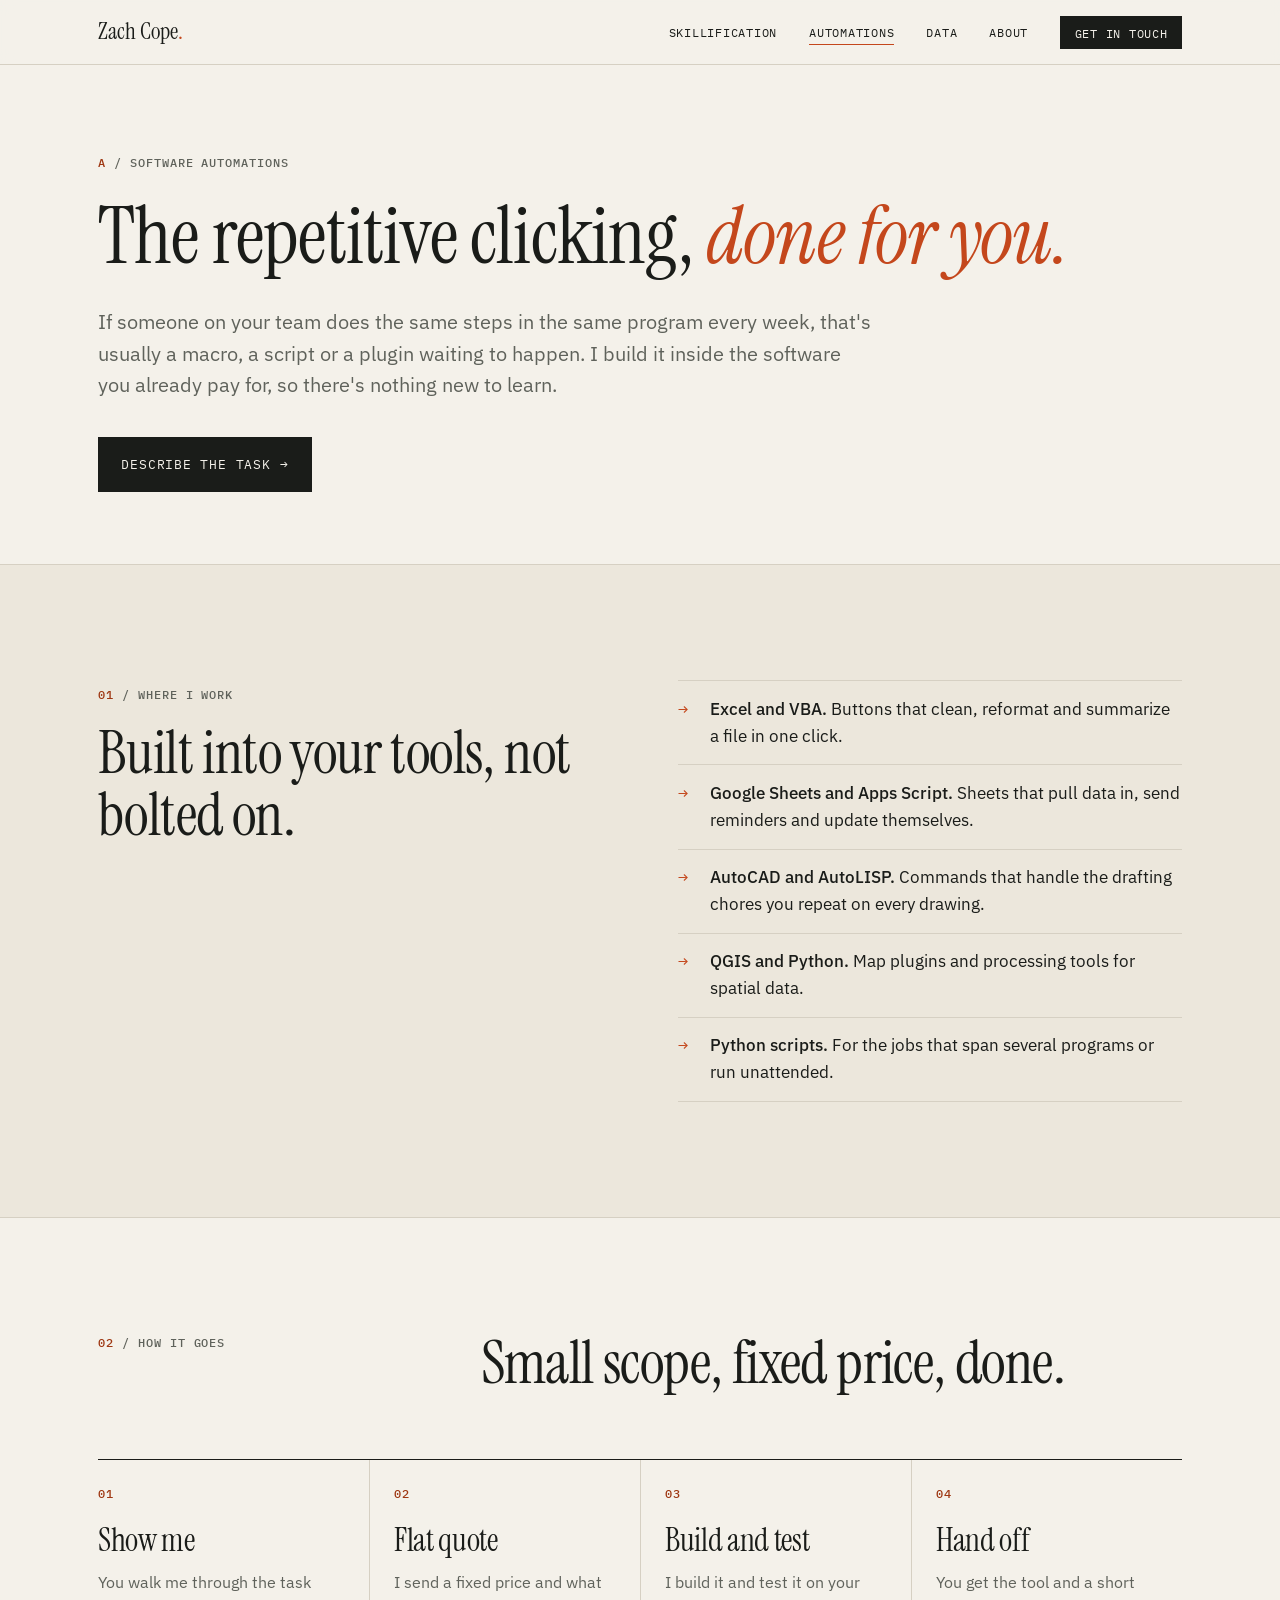
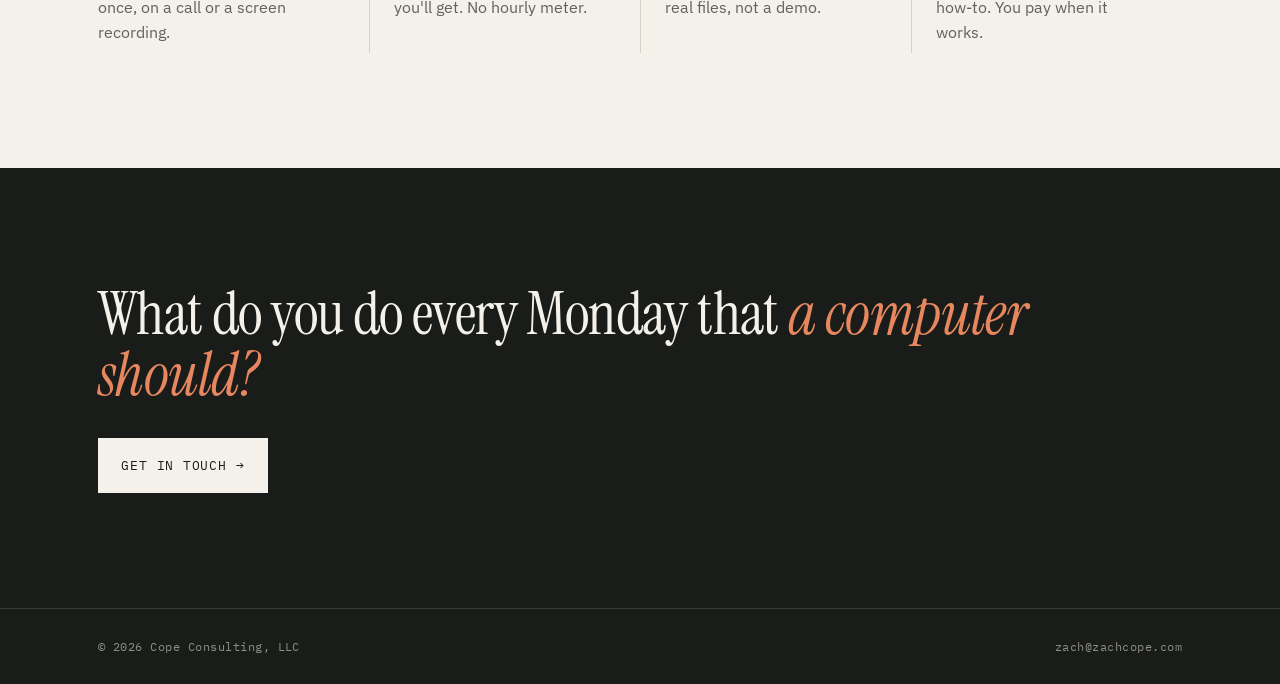
<file: software-automations.html>
<!DOCTYPE html>
<html lang="en">
<head>
  <meta charset="UTF-8" />
  <meta name="viewport" content="width=device-width, initial-scale=1.0" />
  <title>Software Automations | Zach Cope</title>
  <meta name="description" content="Macros, scripts and plugins built inside Excel, Google Sheets, AutoCAD and QGIS. Flat fee, paid on delivery." />
  <link rel="preconnect" href="https://fonts.googleapis.com" />
  <link rel="preconnect" href="https://fonts.gstatic.com" crossorigin />
  <link href="https://fonts.googleapis.com/css2?family=Instrument+Serif:ital@0;1&family=IBM+Plex+Mono:wght@400;500&family=IBM+Plex+Sans:wght@400;500;600&display=swap" rel="stylesheet" />
  <link rel="stylesheet" href="styles.css" />
</head>
<body>

  <nav class="site-nav" aria-label="Main">
    <div class="wrap">
      <a href="index.html" class="logo">Zach Cope<span>.</span></a>
      <button class="nav-toggle" aria-expanded="false" aria-controls="nav-links">Menu</button>
      <ul class="nav-links" id="nav-links">
        <li><a href="skillification.html">Skillification</a></li>
        <li><a href="software-automations.html">Automations</a></li>
        <li><a href="data-management.html">Data</a></li>
        <li><a href="about.html">About</a></li>
        <li><a href="index.html#contact" class="nav-cta">Get in touch</a></li>
      </ul>
    </div>
  </nav>

  <main>

    <section class="page-hero">
      <div class="wrap">
        <span class="label"><span class="num">A</span> / Software Automations</span>
        <h1>The repetitive clicking, <em>done for you.</em></h1>
        <p class="lede">If someone on your team does the same steps in the same program every week, that's usually a macro, a script or a plugin waiting to happen. I build it inside the software you already pay for, so there's nothing new to learn.</p>
        <div class="btn-row">
          <a class="btn" href="index.html#contact">Describe the task →</a>
        </div>
      </div>
    </section>

    <section class="band">
      <div class="wrap split">
        <div>
          <span class="label"><span class="num">01</span> / Where I work</span>
          <h2 class="mt-1">Built into your tools, not bolted on.</h2>
        </div>
        <ul class="ticks">
          <li><strong>Excel and VBA.</strong> Buttons that clean, reformat and summarize a file in one click.</li>
          <li><strong>Google Sheets and Apps Script.</strong> Sheets that pull data in, send reminders and update themselves.</li>
          <li><strong>AutoCAD and AutoLISP.</strong> Commands that handle the drafting chores you repeat on every drawing.</li>
          <li><strong>QGIS and Python.</strong> Map plugins and processing tools for spatial data.</li>
          <li><strong>Python scripts.</strong> For the jobs that span several programs or run unattended.</li>
        </ul>
      </div>
    </section>

    <section>
      <div class="wrap">
        <div class="section-head">
          <span class="label"><span class="num">02</span> / How it goes</span>
          <div><h2>Small scope, fixed price, done.</h2></div>
        </div>
        <div class="steps">
          <div class="step"><span class="label"><span class="num">01</span></span><h3>Show me</h3><p>You walk me through the task once, on a call or a screen recording.</p></div>
          <div class="step"><span class="label"><span class="num">02</span></span><h3>Flat quote</h3><p>I send a fixed price and what you'll get. No hourly meter.</p></div>
          <div class="step"><span class="label"><span class="num">03</span></span><h3>Build and test</h3><p>I build it and test it on your real files, not a demo.</p></div>
          <div class="step"><span class="label"><span class="num">04</span></span><h3>Hand off</h3><p>You get the tool and a short how-to. You pay when it works.</p></div>
        </div>
      </div>
    </section>

    <section class="dark">
      <div class="wrap">
        <h2>What do you do every Monday that <em>a computer should?</em></h2>
        <div class="btn-row mt-2">
          <a class="btn btn-light" href="index.html#contact">Get in touch →</a>
        </div>
      </div>
    </section>

  </main>

  <footer>
    <div class="wrap">
      <span>&copy; <span data-year>2026</span> Cope Consulting, LLC</span>
      <a href="mailto:zach@zachcope.com">zach@zachcope.com</a>
    </div>
  </footer>

  <script src="script.js"></script>
</body>
</html>
</file>
<file: styles.css>
/* Cope Consulting: shared styles
   Direction: "field notebook". Warm paper, black ink, one ember accent,
   big serif headlines, mono labels. Used by every page on the site.

   Re-theme the whole site by editing the variables in :root. */

:root {
  --bg: #F4F1EA;          /* paper */
  --bg-alt: #ECE7DC;      /* slightly darker paper for bands */
  --fg: #1A1C19;          /* ink */
  --muted: #5F625B;       /* secondary text */
  --rule: #D6D0C3;        /* hairlines */
  --accent: #C4471C;      /* ember */
  --accent-ink: #9E3712;  /* accent for small text, better contrast */
  --on-dark: #F4F1EA;
  --dark: #1A1C19;

  --serif: 'Instrument Serif', Georgia, serif;
  --sans: 'IBM Plex Sans', system-ui, sans-serif;
  --mono: 'IBM Plex Mono', ui-monospace, monospace;

  --gutter: clamp(1rem, 4vw, 3rem);
  --max: 1180px;
}

* { box-sizing: border-box; margin: 0; padding: 0; }
html { scroll-behavior: smooth; -webkit-text-size-adjust: 100%; }

body {
  font-family: var(--sans);
  font-size: 1.0625rem;
  line-height: 1.6;
  background: var(--bg);
  color: var(--fg);
  overflow-x: hidden;
}

img { max-width: 100%; display: block; }
a { color: inherit; }
::selection { background: var(--accent); color: var(--on-dark); }

:focus-visible { outline: 2px solid var(--accent); outline-offset: 3px; }

.wrap {
  max-width: var(--max);
  margin: 0 auto;
  padding: 0 var(--gutter);
}

/* ---------- Type ---------- */
h1, h2, h3 {
  font-family: var(--serif);
  font-weight: 400;
  line-height: 1.02;
  letter-spacing: -0.01em;
}
h1 { font-size: clamp(2.75rem, 8vw, 6.25rem); }
h2 { font-size: clamp(2.1rem, 5vw, 3.75rem); }
h3 { font-size: clamp(1.5rem, 2.6vw, 2rem); line-height: 1.1; }
h1 em, h2 em, h3 em { font-style: italic; color: var(--accent); }

.label {
  font-family: var(--mono);
  font-size: 0.75rem;
  font-weight: 500;
  letter-spacing: 0.08em;
  text-transform: uppercase;
  color: var(--muted);
}
.label .num { color: var(--accent-ink); }

.lede {
  font-size: clamp(1.125rem, 1.6vw, 1.3rem);
  line-height: 1.55;
  color: var(--muted);
  max-width: 38em;
}
.lede strong { color: var(--fg); font-weight: 500; }
.lede a { color: var(--fg); text-decoration-color: var(--accent); text-underline-offset: 3px; }
.lede a:hover { color: var(--accent-ink); }

.prose p + p { margin-top: 1em; }
.prose { max-width: 40em; }

/* ---------- Nav ---------- */
.site-nav {
  position: sticky;
  top: 0;
  z-index: 50;
  background: color-mix(in srgb, var(--bg) 92%, transparent);
  backdrop-filter: blur(8px);
  border-bottom: 1px solid var(--rule);
}
.site-nav .wrap {
  display: flex;
  align-items: center;
  justify-content: space-between;
  gap: 1rem;
  height: 64px;
}
.logo {
  font-family: var(--serif);
  font-size: 1.45rem;
  text-decoration: none;
  white-space: nowrap;
}
.logo span { color: var(--accent); }

.nav-links {
  display: flex;
  align-items: center;
  gap: clamp(1rem, 2.5vw, 2rem);
  list-style: none;
}
.nav-links a {
  font-family: var(--mono);
  font-size: 0.78rem;
  letter-spacing: 0.06em;
  text-transform: uppercase;
  text-decoration: none;
  padding: 0.25rem 0;
  border-bottom: 1px solid transparent;
}
.nav-links a:hover,
.nav-links a[aria-current="page"] { border-bottom-color: var(--accent); }
.nav-links .nav-cta {
  background: var(--fg);
  color: var(--on-dark);
  padding: 0.55rem 0.9rem;
  border: none;
}
.nav-links .nav-cta:hover { background: var(--accent); }

.nav-toggle {
  display: none;
  background: none;
  border: 1px solid var(--fg);
  font-family: var(--mono);
  font-size: 0.75rem;
  letter-spacing: 0.06em;
  text-transform: uppercase;
  padding: 0.45rem 0.7rem;
  cursor: pointer;
  color: var(--fg);
}

@media (max-width: 760px) {
  .nav-toggle { display: block; }
  .nav-links {
    display: none;
    position: absolute;
    top: 64px; left: 0; right: 0;
    flex-direction: column;
    align-items: stretch;
    gap: 0;
    background: var(--bg);
    border-bottom: 1px solid var(--rule);
    padding: 0.5rem var(--gutter) 1rem;
  }
  .nav-links.is-open { display: flex; }
  .nav-links a { display: block; padding: 0.85rem 0; border-bottom: 1px solid var(--rule); }
  .nav-links li:last-child a { border-bottom: none; }
  .nav-links .nav-cta { margin-top: 0.75rem; text-align: center; }
}

/* ---------- Buttons ---------- */
.btn {
  display: inline-flex;
  align-items: center;
  gap: 0.6rem;
  font-family: var(--mono);
  font-size: 0.82rem;
  letter-spacing: 0.06em;
  text-transform: uppercase;
  text-decoration: none;
  padding: 1rem 1.4rem;
  background: var(--fg);
  color: var(--on-dark);
  border: 1px solid var(--fg);
  cursor: pointer;
  transition: background 0.15s, border-color 0.15s, color 0.15s;
}
.btn:hover { background: var(--accent); border-color: var(--accent); }
.btn-ghost { background: transparent; color: var(--fg); }
.btn-ghost:hover { background: var(--fg); color: var(--on-dark); border-color: var(--fg); }
.btn-row { display: flex; flex-wrap: wrap; gap: 0.75rem; }

.text-link {
  font-family: var(--mono);
  font-size: 0.82rem;
  letter-spacing: 0.05em;
  text-transform: uppercase;
  text-decoration: none;
  border-bottom: 1px solid var(--accent);
  padding-bottom: 2px;
}
.text-link:hover { color: var(--accent-ink); }

/* ---------- Sections ---------- */
section { padding: clamp(4rem, 9vw, 7.5rem) 0; }
section + section { border-top: 1px solid var(--rule); }
.band { background: var(--bg-alt); }
.dark { background: var(--dark); color: var(--on-dark); border-top: none !important; }
.dark .label, .dark .lede { color: #B9B6AC; }
.dark .label .num { color: #E6875F; }
.dark h2 em { color: #E6875F; }

.section-head {
  display: grid;
  grid-template-columns: minmax(0, 1fr) minmax(0, 2fr);
  gap: 2rem;
  margin-bottom: clamp(2.5rem, 5vw, 4rem);
}
.section-head h2 { max-width: 14em; }
.section-head .lede { margin-top: 1.25rem; }
@media (max-width: 760px) {
  .section-head { grid-template-columns: 1fr; gap: 1rem; }
}

/* ---------- Hero ---------- */
.hero { padding-top: clamp(3.5rem, 9vw, 7rem); padding-bottom: clamp(3.5rem, 8vw, 6rem); }
.hero .label { margin-bottom: 1.75rem; display: block; }
.hero h1 { max-width: 11.5em; }
.hero .lede { margin-top: 2rem; }
.hero .btn-row { margin-top: 2.5rem; }

.page-hero { padding-top: clamp(3rem, 7vw, 5.5rem); padding-bottom: clamp(3rem, 6vw, 4.5rem); }
.page-hero .label { display: block; margin-bottom: 1.5rem; }
.page-hero h1 { font-size: clamp(2.5rem, 6.5vw, 5rem); max-width: 13em; }
.page-hero .lede { margin-top: 1.75rem; }
.page-hero .btn-row { margin-top: 2.25rem; }

/* ---------- Steps (numbered process) ---------- */
.steps {
  display: grid;
  grid-template-columns: repeat(4, minmax(0, 1fr));
  border-top: 1px solid var(--fg);
}
.step {
  padding: 1.5rem 1.5rem 0.5rem 0;
}
.step + .step { padding-left: 1.5rem; border-left: 1px solid var(--rule); }
.step .label { display: block; margin-bottom: 1.25rem; }
.step h3 { margin-bottom: 0.75rem; }
.step p { color: var(--muted); font-size: 0.98rem; }
.dark .steps { border-top-color: var(--on-dark); }
.dark .step + .step { border-left-color: #3A3D37; }
.dark .step p { color: #B9B6AC; }
@media (max-width: 900px) {
  .steps { grid-template-columns: repeat(2, minmax(0, 1fr)); }
  .step:nth-child(3) { padding-left: 0; border-left: none; }
  .step:nth-child(n+3) { border-top: 1px solid var(--rule); margin-top: 1rem; }
  .dark .step:nth-child(n+3) { border-top-color: #3A3D37; }
}
@media (max-width: 560px) {
  .steps { grid-template-columns: 1fr; }
  .step, .step + .step { padding-left: 0; border-left: none; }
  .step + .step { border-top: 1px solid var(--rule); margin-top: 0.5rem; }
  .dark .step + .step { border-top-color: #3A3D37; }
}

/* ---------- Pricing ---------- */
.plans {
  display: grid;
  grid-template-columns: repeat(2, minmax(0, 1fr));
  gap: 1.5rem;
}
.plan {
  border: 1px solid var(--fg);
  background: var(--bg);
  padding: clamp(1.5rem, 3vw, 2.25rem);
  display: flex;
  flex-direction: column;
}
.plans.three { grid-template-columns: repeat(3, minmax(0, 1fr)); }
@media (max-width: 1000px) { .plans.three { grid-template-columns: 1fr; max-width: 560px; } }
.plan.featured { box-shadow: 8px 8px 0 var(--accent); }
.plan .label { margin-bottom: 1rem; }
.plan h3 { margin-bottom: 0.75rem; }
.plan .price {
  font-family: var(--serif);
  font-size: clamp(2.5rem, 4.5vw, 3.5rem);
  line-height: 1;
  margin: 1.25rem 0 0.25rem;
}
.plan .price small {
  font-family: var(--mono);
  font-size: 0.75rem;
  letter-spacing: 0.06em;
  text-transform: uppercase;
  color: var(--muted);
  margin-right: 0.4rem;
  vertical-align: middle;
}
.plan .price-note { font-size: 0.9rem; color: var(--muted); }
.plan > p { color: var(--muted); }
.plan ul {
  list-style: none;
  margin: 1.5rem 0 2rem;
  border-top: 1px solid var(--rule);
  flex: 1;
}
.plan li {
  padding: 0.7rem 0 0.7rem 1.6rem;
  border-bottom: 1px solid var(--rule);
  position: relative;
  font-size: 0.98rem;
}
.plan li::before {
  content: "";
  position: absolute;
  left: 0; top: 1.2rem;
  width: 0.7rem; height: 1px;
  background: var(--accent);
}
.plan .btn { align-self: flex-start; }
.pricing-foot { margin-top: 1.75rem; color: var(--muted); font-size: 0.95rem; max-width: 46em; }
@media (max-width: 760px) {
  .plans { grid-template-columns: 1fr; }
  .plan.featured { box-shadow: 5px 5px 0 var(--accent); }
}

/* ---------- Service rows ---------- */
.service-list { border-top: 1px solid var(--fg); }
.service-row {
  display: grid;
  grid-template-columns: 4rem minmax(0, 1.2fr) minmax(0, 1.5fr) auto;
  gap: 1.5rem;
  align-items: baseline;
  padding: 2rem 0;
  border-bottom: 1px solid var(--rule);
  text-decoration: none;
  transition: background 0.15s;
}
.service-row:hover h3 { color: var(--accent); }
.service-row p { color: var(--muted); }
.service-row .arrow { font-family: var(--mono); font-size: 1.1rem; }
.service-row:hover .arrow { color: var(--accent); }
@media (max-width: 760px) {
  .service-row { grid-template-columns: 1fr; gap: 0.5rem; padding: 1.5rem 0; }
  .service-row .arrow { display: none; }
}

/* ---------- Two column / split ---------- */
.split {
  display: grid;
  grid-template-columns: minmax(0, 1fr) minmax(0, 1fr);
  gap: clamp(2rem, 6vw, 5rem);
  align-items: start;
}
@media (max-width: 760px) { .split { grid-template-columns: 1fr; } }

.about-strip {
  display: grid;
  grid-template-columns: 220px minmax(0, 1fr);
  gap: clamp(1.5rem, 5vw, 4rem);
  align-items: center;
}
.about-strip img {
  width: 220px; height: 220px;
  object-fit: cover;
  filter: grayscale(1) contrast(1.05);
  border: 1px solid var(--fg);
}
.about-strip h2 { margin: 1rem 0 1.25rem; }
.about-strip .text-link { display: inline-block; margin-top: 1.5rem; }
@media (max-width: 760px) {
  .about-strip { grid-template-columns: 1fr; }
  .about-strip img { width: 160px; height: 160px; }
}

/* ---------- Check list / fact list ---------- */
.ticks { list-style: none; border-top: 1px solid var(--rule); }
.ticks li {
  padding: 0.9rem 0 0.9rem 2rem;
  border-bottom: 1px solid var(--rule);
  position: relative;
}
.ticks li::before {
  content: "→";
  position: absolute; left: 0; top: 0.9rem;
  font-family: var(--mono);
  color: var(--accent);
}
.ticks li strong { font-weight: 500; }

.facts {
  display: grid;
  grid-template-columns: repeat(3, minmax(0, 1fr));
  border-top: 1px solid var(--fg);
}
.fact { padding: 1.5rem 1.5rem 0 0; }
.fact + .fact { padding-left: 1.5rem; border-left: 1px solid var(--rule); }
.fact .big { font-family: var(--serif); font-size: clamp(2.25rem, 4vw, 3rem); line-height: 1; }
.fact p { color: var(--muted); margin-top: 0.6rem; font-size: 0.98rem; }
@media (max-width: 760px) {
  .facts { grid-template-columns: 1fr; }
  .fact, .fact + .fact { padding: 1.25rem 0; border-left: none; }
  .fact + .fact { border-top: 1px solid var(--rule); }
}

/* ---------- Example skills (tags) ---------- */
.examples {
  display: grid;
  grid-template-columns: repeat(3, minmax(0, 1fr));
  gap: 1rem;
}
.example {
  border: 1px solid var(--rule);
  background: var(--bg);
  padding: 1.25rem;
}
.example code {
  font-family: var(--mono);
  font-size: 0.82rem;
  color: var(--accent-ink);
  display: block;
  margin-bottom: 0.6rem;
}
.example p { font-size: 0.95rem; color: var(--muted); }
@media (max-width: 900px) { .examples { grid-template-columns: repeat(2, minmax(0, 1fr)); } }
@media (max-width: 560px) { .examples { grid-template-columns: 1fr; } }

/* ---------- FAQ ---------- */
.faq { border-top: 1px solid var(--fg); }
.faq details { border-bottom: 1px solid var(--rule); }
.faq summary {
  list-style: none;
  cursor: pointer;
  padding: 1.35rem 2.5rem 1.35rem 0;
  font-family: var(--serif);
  font-size: clamp(1.3rem, 2.2vw, 1.6rem);
  line-height: 1.2;
  position: relative;
}
.faq summary::-webkit-details-marker { display: none; }
.faq summary::after {
  content: "+";
  position: absolute; right: 0; top: 1.2rem;
  font-family: var(--mono);
  font-size: 1.25rem;
  color: var(--accent);
}
.faq details[open] summary::after { content: "−"; }
.faq details > div { padding: 0 0 1.5rem; color: var(--muted); max-width: 44em; }

/* ---------- Contact ---------- */
.contact-grid {
  display: grid;
  grid-template-columns: minmax(0, 1fr) minmax(0, 1.1fr);
  gap: clamp(2rem, 6vw, 5rem);
}
.contact-grid h2 { margin: 1rem 0 1.25rem; }
.contact-detail { margin-top: 2rem; font-family: var(--mono); font-size: 0.9rem; line-height: 1.9; }
.contact-detail a { text-decoration: none; border-bottom: 1px solid #E6875F; }
.dark .contact-detail a:hover { color: #E6875F; }
@media (max-width: 760px) { .contact-grid { grid-template-columns: 1fr; } }

form .field { margin-bottom: 1.25rem; }
form label {
  display: block;
  font-family: var(--mono);
  font-size: 0.72rem;
  letter-spacing: 0.08em;
  text-transform: uppercase;
  margin-bottom: 0.45rem;
  color: #B9B6AC;
}
form input, form textarea, form select {
  width: 100%;
  font: inherit;
  font-size: 1rem;
  color: var(--on-dark);
  background: transparent;
  border: none;
  border-bottom: 1px solid #5A5D56;
  padding: 0.6rem 0;
  border-radius: 0;
}
form select option { color: var(--fg); }
form textarea { min-height: 7rem; resize: vertical; }
form input:focus, form textarea:focus, form select:focus { outline: none; border-bottom-color: #E6875F; }
form .btn { background: var(--on-dark); color: var(--fg); border-color: var(--on-dark); margin-top: 0.5rem; }
form .btn:hover { background: #E6875F; border-color: #E6875F; color: var(--fg); }

/* ---------- Footer ---------- */
footer {
  background: var(--dark);
  color: #8D8F87;
  border-top: 1px solid #3A3D37;
  padding: 1.75rem 0;
  font-family: var(--mono);
  font-size: 0.75rem;
  letter-spacing: 0.04em;
}
footer .wrap { display: flex; flex-wrap: wrap; gap: 1rem; justify-content: space-between; }
footer a { text-decoration: none; }
footer a:hover { color: var(--on-dark); }

/* ---------- Utilities ---------- */
.mt-1 { margin-top: 1rem; }
.mt-2 { margin-top: 2rem; }
.mt-3 { margin-top: 3rem; }
.placeholder { background: #FFE8A3; padding: 0 0.2em; }
.btn-light { background: var(--on-dark); color: var(--fg); border-color: var(--on-dark); }
.btn-light:hover { background: #E6875F; border-color: #E6875F; color: var(--fg); }

/* Contact form status + spam honeypot */
.hp { position: absolute; left: -9999px; width: 1px; height: 1px; opacity: 0; }
.form-status { margin-top: 1rem; font-size: 0.95rem; min-height: 1.5em; }
.form-status.is-ok { color: #9FD3A8; }
.form-status.is-error { color: #F0A58A; }
form .btn:disabled { opacity: 0.6; cursor: wait; }
</file>
